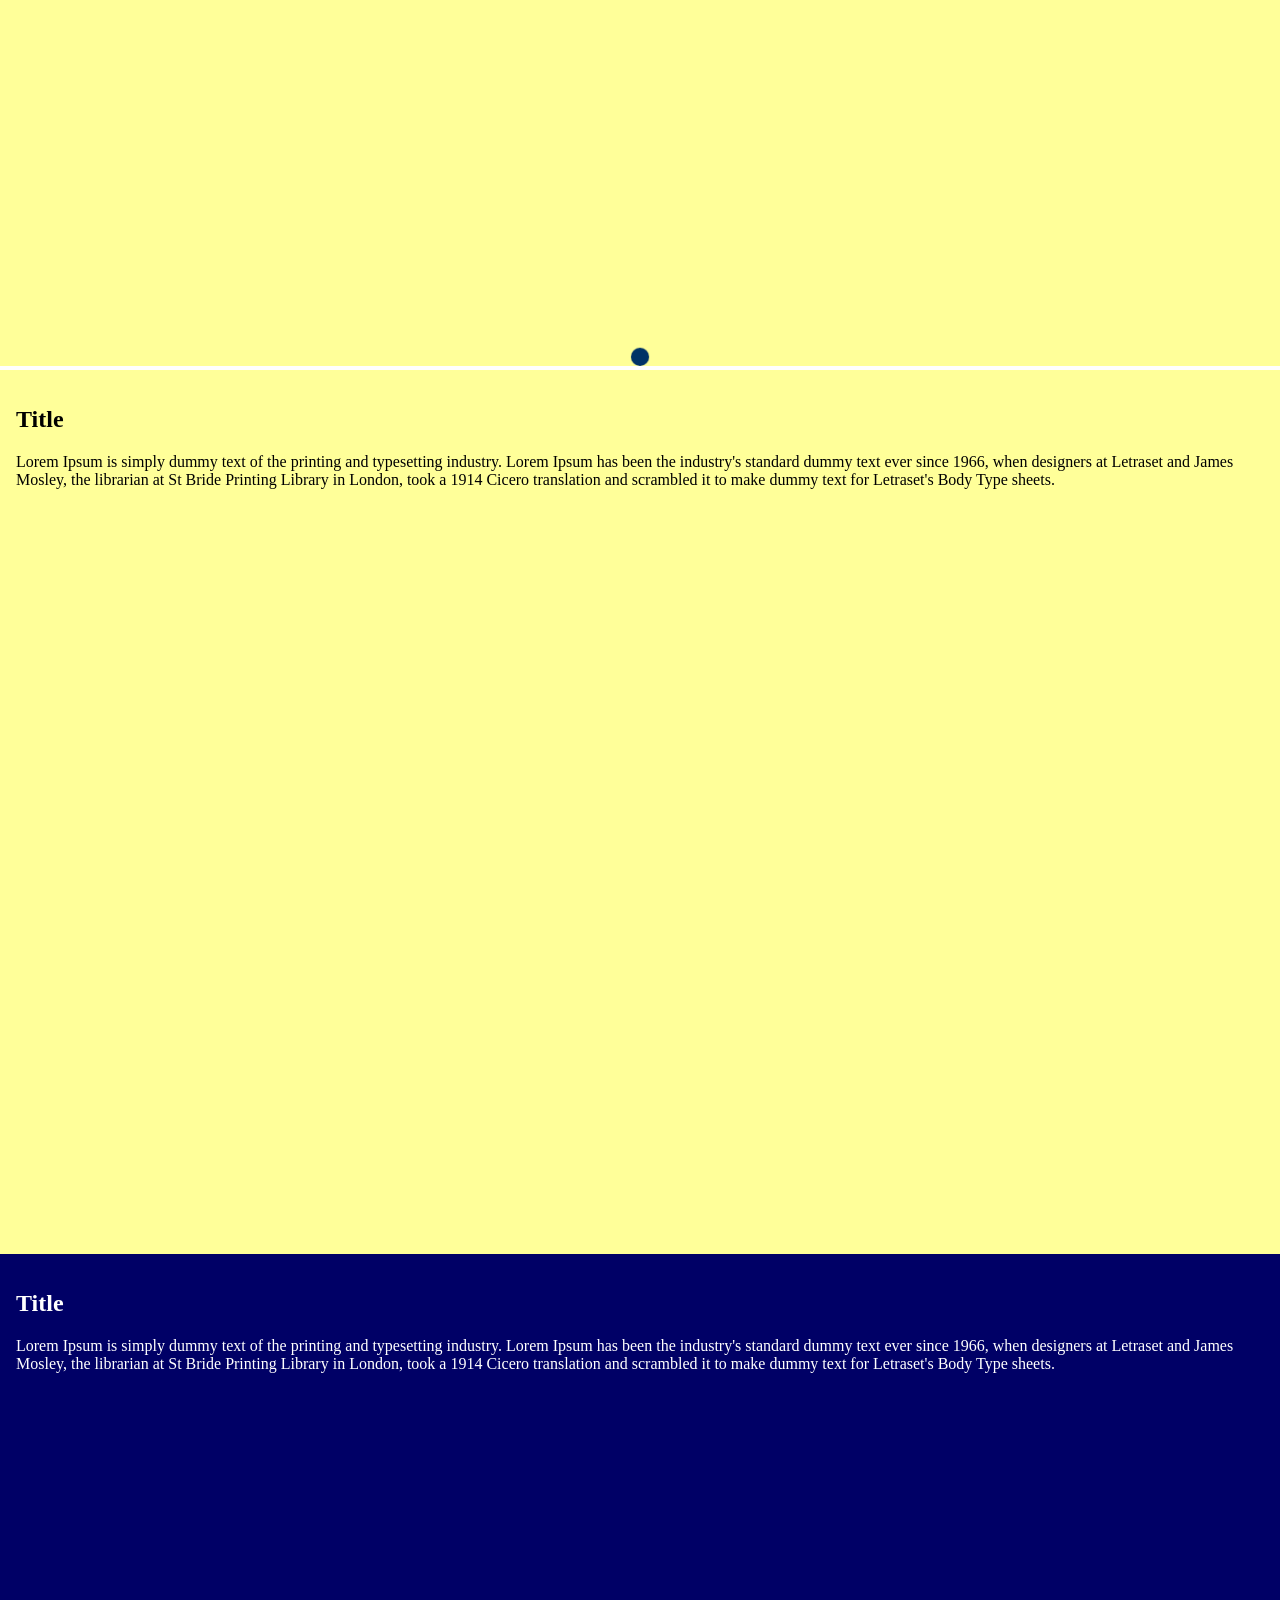
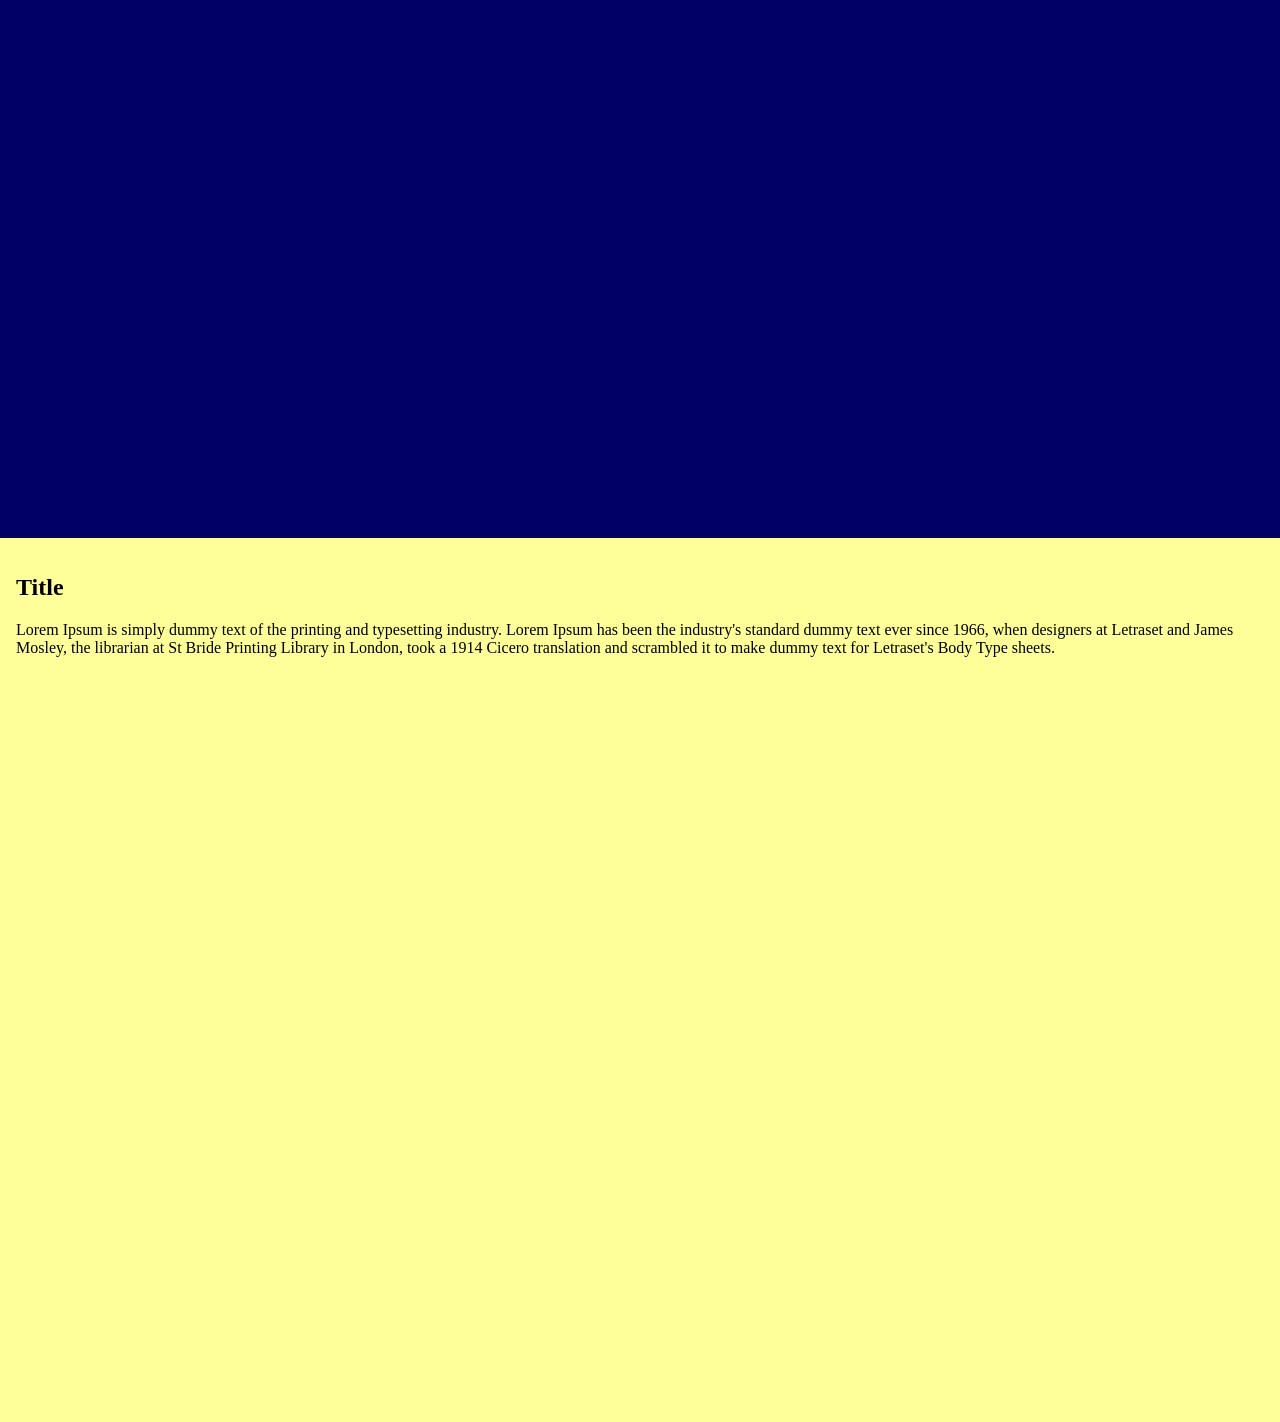
<file: index.html>
<!DOCTYPE html>
<html lang="en">
<head>
    <meta charset="UTF-8">
    <meta name="viewport" content="width=device-width, initial-scale=1.0">

    <link rel="stylesheet" href="css/style.css">
    <title>Bier</title>
</head>
<body>
    <canvas id="draw-area"></canvas>

    <!-- Første delen -->
    <section class="yellow-section">
        <h2>Title</h2>
        <article>
            <p>Lorem Ipsum is simply dummy text of the printing and typesetting industry. Lorem Ipsum has been the industry's standard dummy text ever since 1966, when designers at Letraset and James Mosley, the librarian at St Bride Printing Library in London, took a 1914 Cicero translation and scrambled it to make dummy text for Letraset's Body Type sheets.</p>
        </article>
    </section>
    
    <!-- Andre delen -->
    <section class="blue-section">
        <h2>Title</h2>
        <article>
            <p>Lorem Ipsum is simply dummy text of the printing and typesetting industry. Lorem Ipsum has been the industry's standard dummy text ever since 1966, when designers at Letraset and James Mosley, the librarian at St Bride Printing Library in London, took a 1914 Cicero translation and scrambled it to make dummy text for Letraset's Body Type sheets.</p>
        </article>
    </section>

    <!-- Tredje delen -->
    <section class="yellow-section">
        <h2>Title</h2>
        <article>
            <p>Lorem Ipsum is simply dummy text of the printing and typesetting industry. Lorem Ipsum has been the industry's standard dummy text ever since 1966, when designers at Letraset and James Mosley, the librarian at St Bride Printing Library in London, took a 1914 Cicero translation and scrambled it to make dummy text for Letraset's Body Type sheets.</p>
        </article>
    </section>

    <script src="javaScript/bierAnimasjon.js"></script>

    
</body>
</html>
</file>
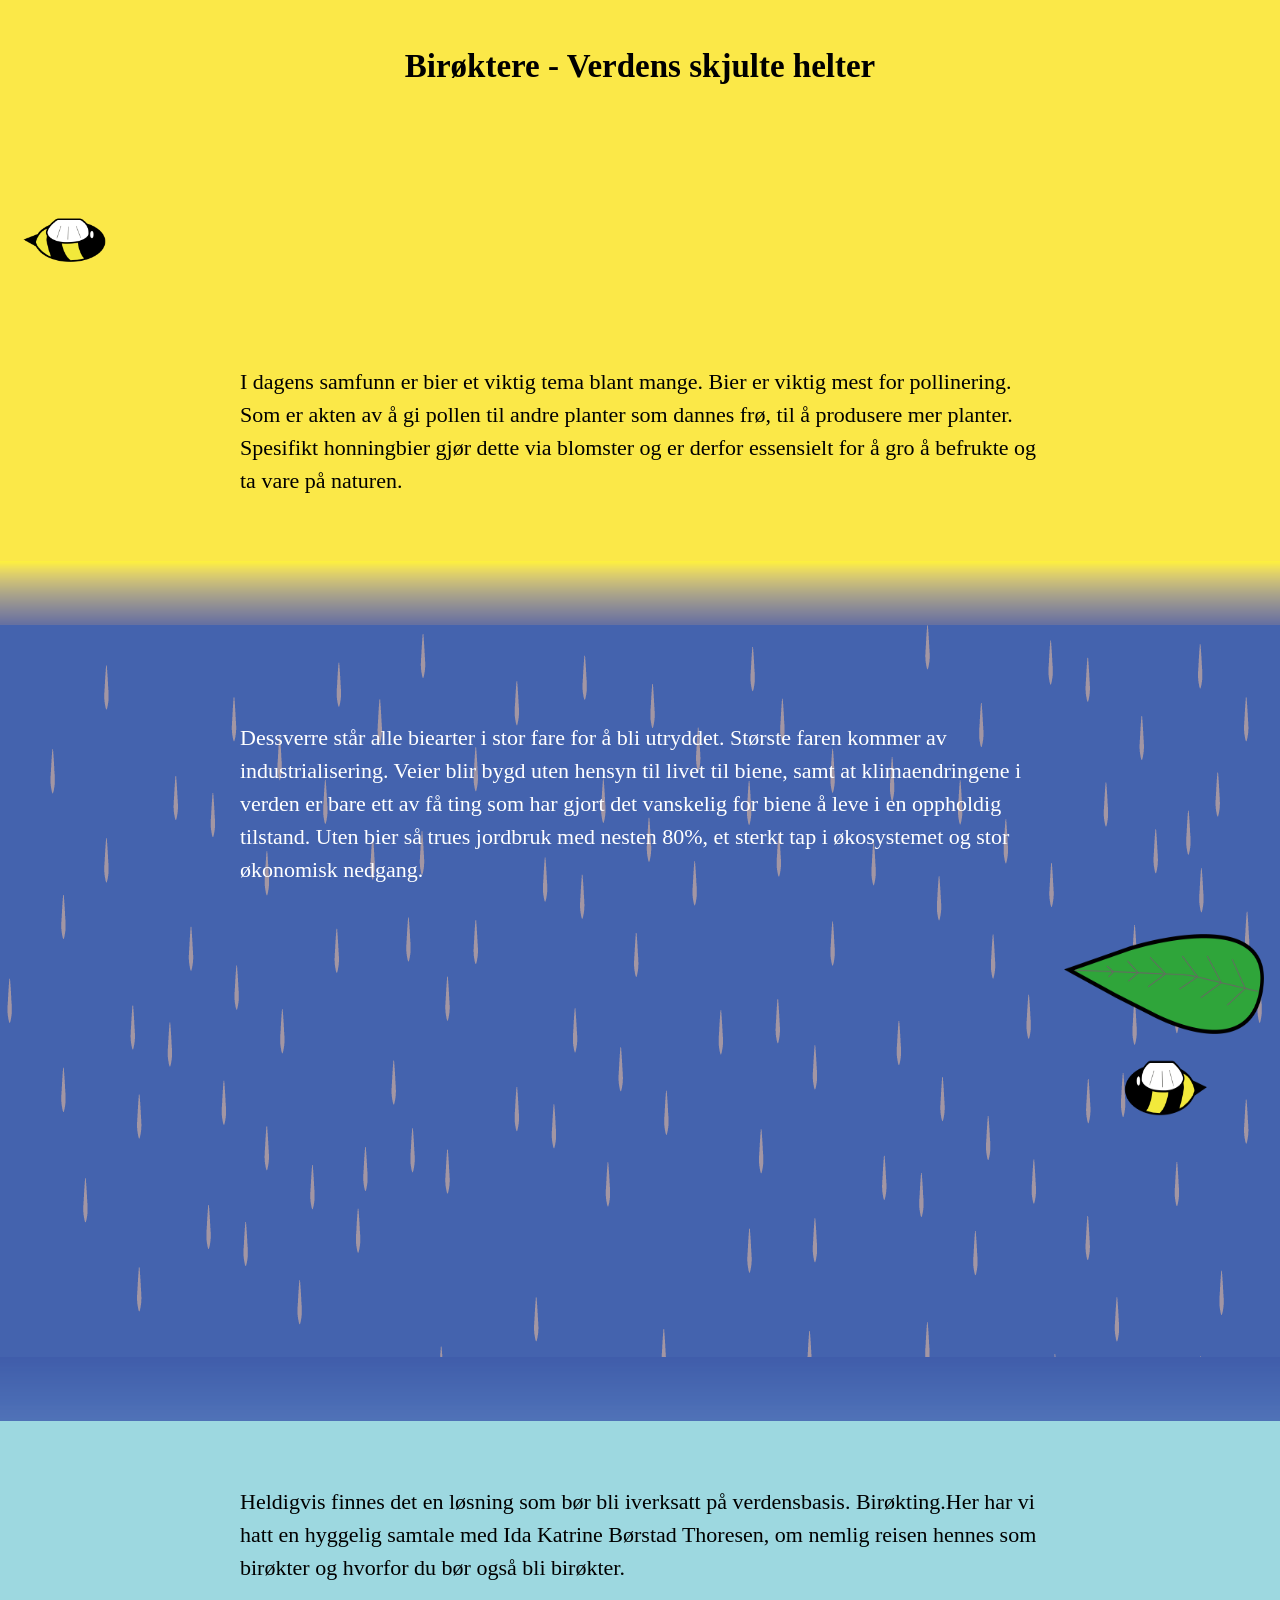
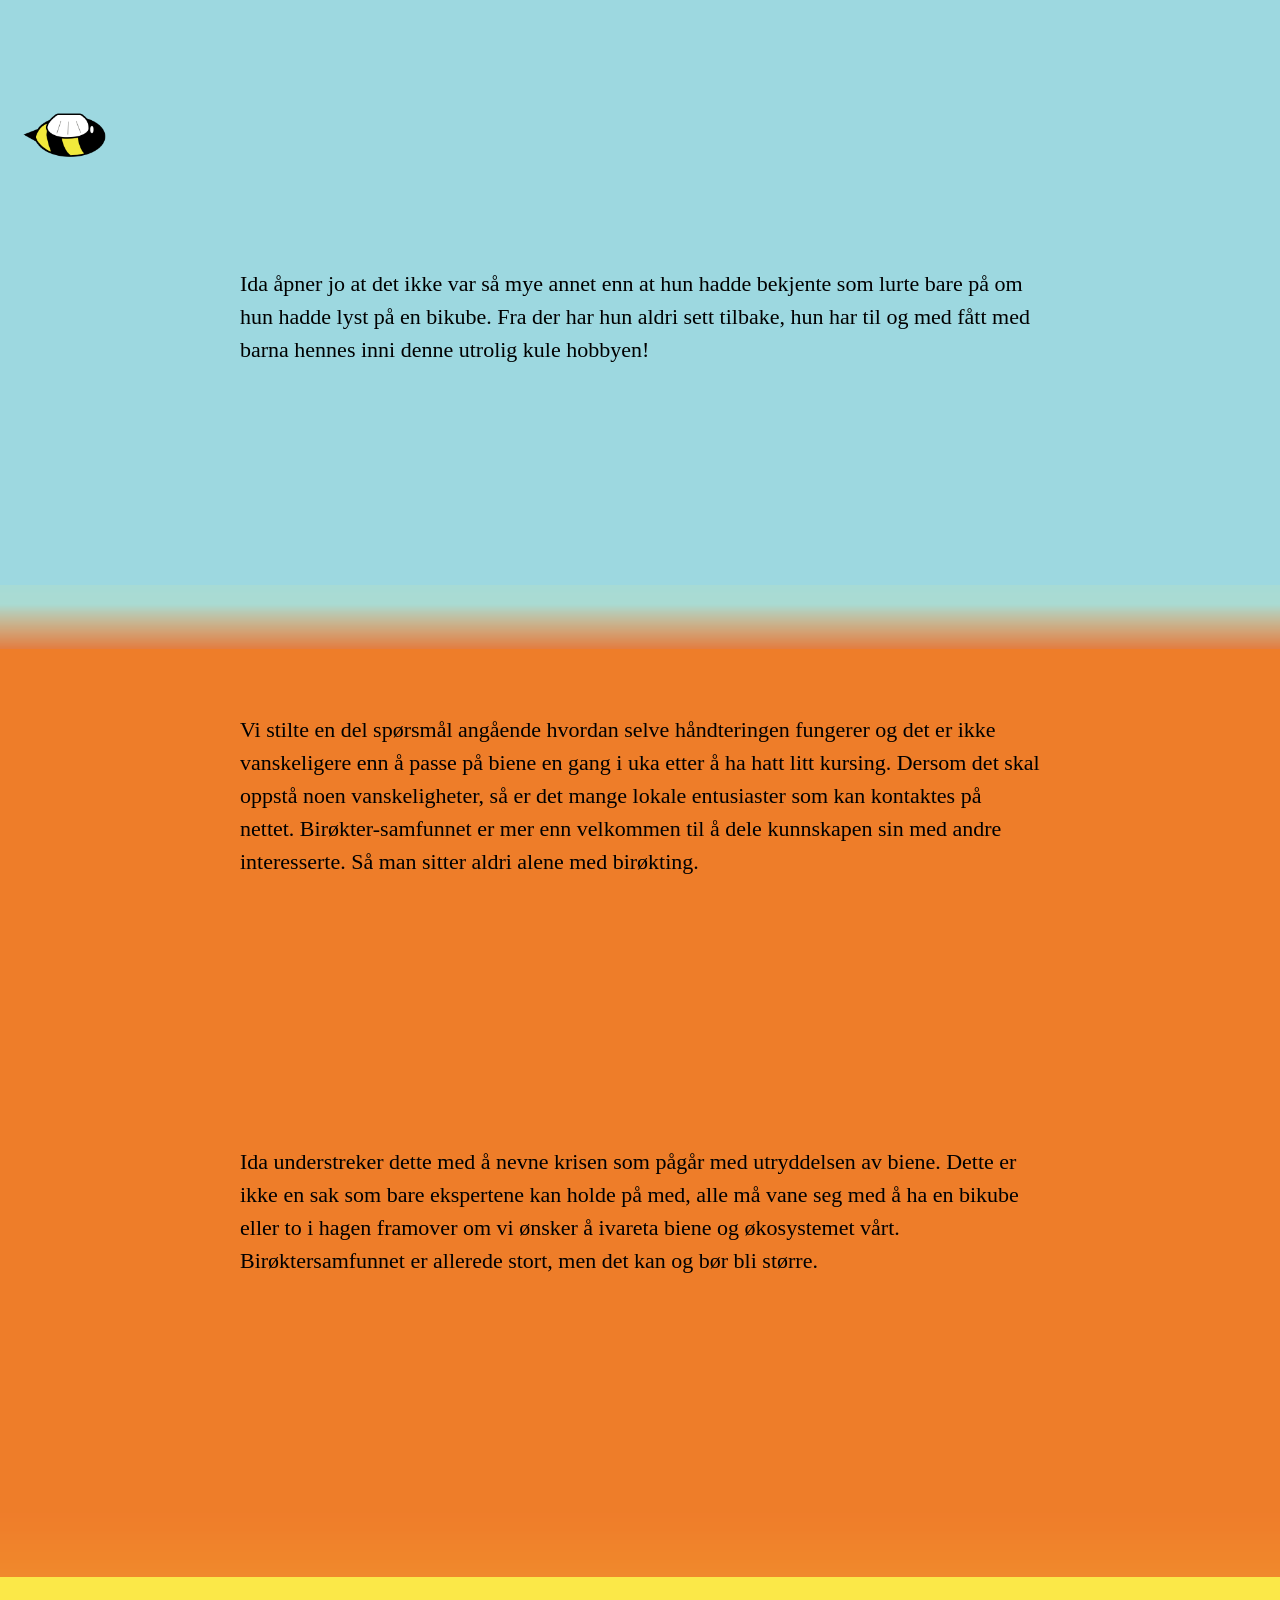
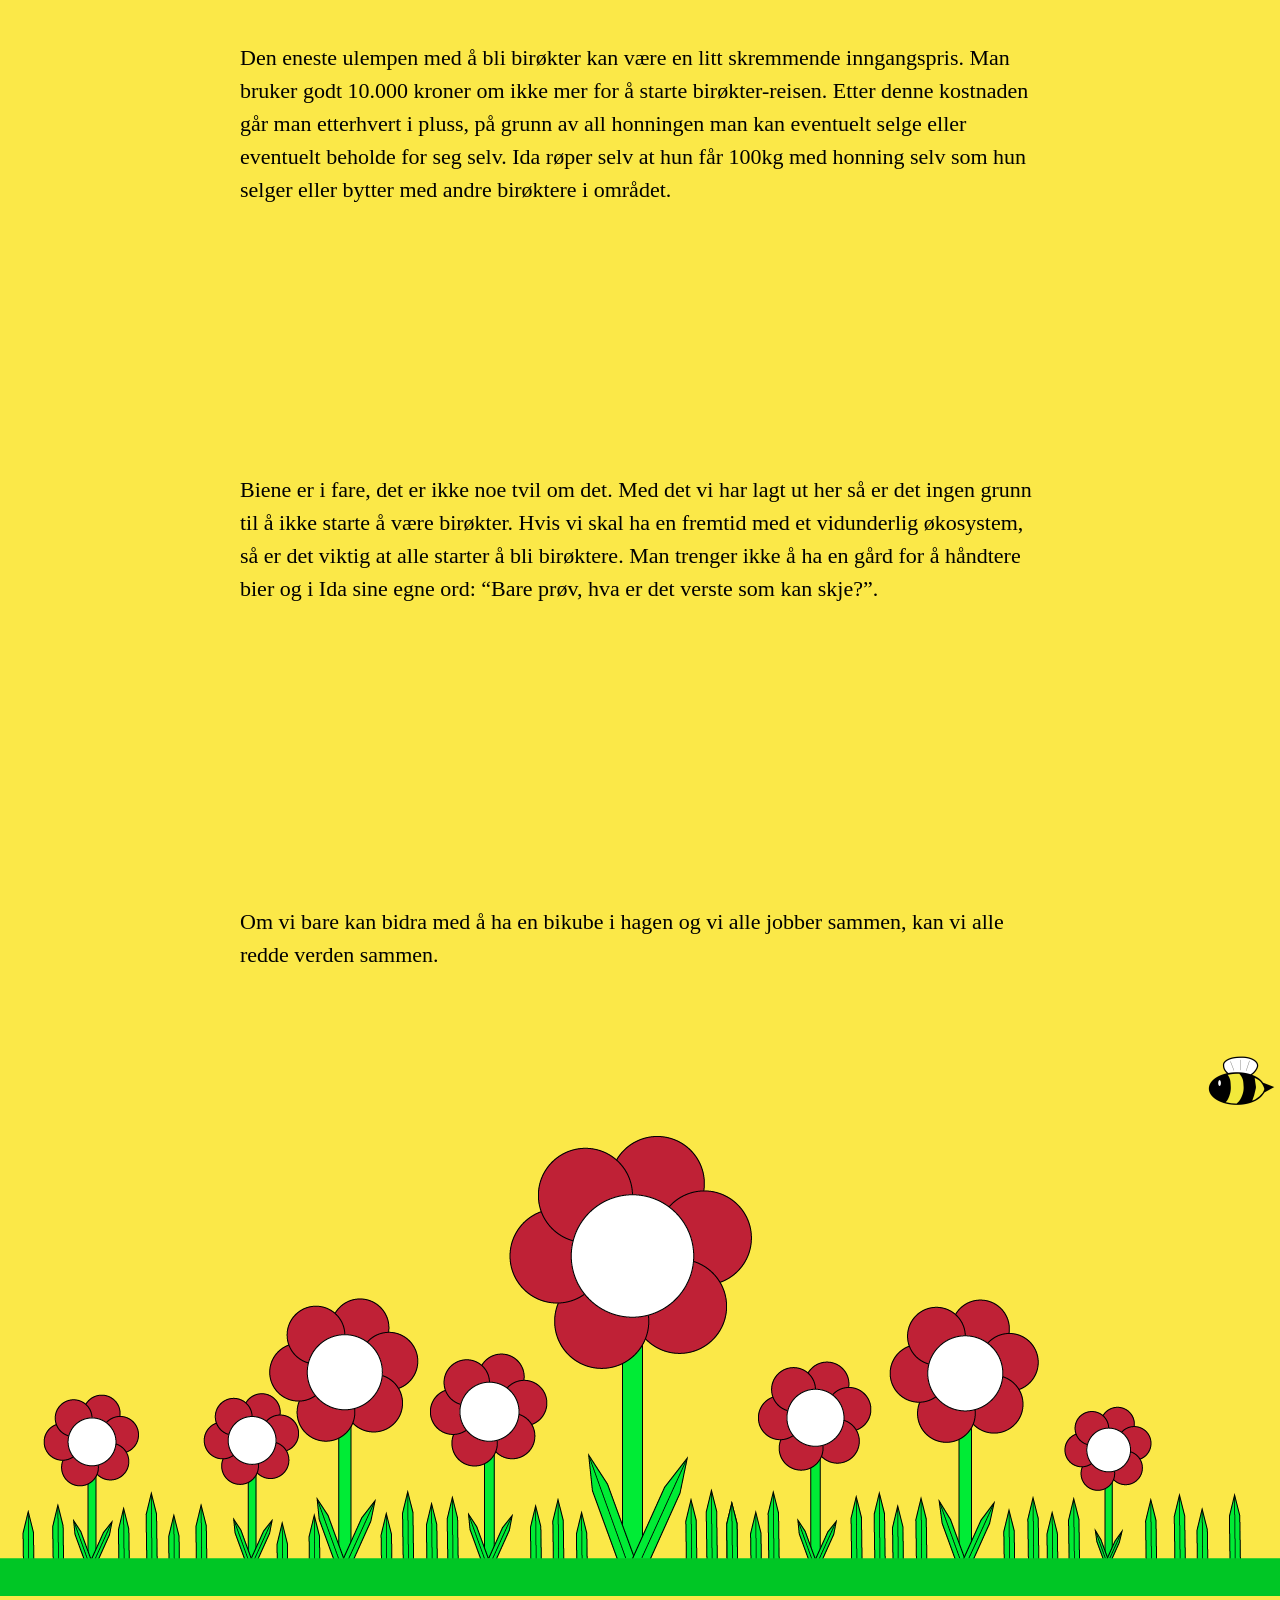
<file: bier/index.html>
<!DOCTYPE html>
<html lang="nb">
<head>
    <meta charset="UTF-8">
    <meta name="viewport" content="width=device-width, initial-scale=1.0">

    <link rel="stylesheet" href="css/style.css">
    <title>Bier</title>
</head>
<body>
    <section id="første">
        <h1>Birøktere - Verdens skjulte helter</h1>
        <div class="bie-animasjon_top_vindu">
            <img
                class="bie-animasjon_top"
                src="./img/img1.png"
                alt="Animasjon av en bie som flyr"
            />
        </div>

        <!-- Første delen -->
        <article>
            <p>I dagens samfunn er bier et viktig tema blant mange. Bier er viktig mest for pollinering. Som er akten av å gi pollen til andre planter som dannes frø, til å produsere mer planter. Spesifikt honningbier gjør dette via blomster og er derfor essensielt for å gro å befrukte og ta vare på naturen.</p>
        </article>
    </section>

    <div id="yellow-blue"></div>

    <!-- Andre delen -->
    <article id="andre">
        <!-- <div class="bie-animasjon_andre_vindu is-paused">
            <img
                class="bie-animasjon_andre"
                src="./img/img3.png"
                alt="Animasjon av en bie som flyr"
            />
        </div> -->

        
        <p>
            Dessverre står alle biearter i stor fare for å bli utryddet. Største faren kommer av industrialisering. Veier blir bygd uten hensyn til livet til biene, samt at klimaendringene i verden er bare ett av få ting som har gjort det vanskelig for biene å leve i en oppholdig tilstand. 
            Uten bier så trues jordbruk med nesten 80%, et sterkt tap i økosystemet og stor økonomisk nedgang.
        </p>

        <div id="bie-og-bland">
            <div id="bie-gjemmer-seg-bland">
                <img
                    id="bland"
                    src="./img/blad.png"
                    alt="Blad hvor bie kan gjemme seg."
                />
                <img
                    id="bie-gjemmer-seg"
                    src="./img/img4.png"
                    alt="Bie gjemmer seg under et blad for å unngå regnet."
                />
            </div>
        </div>
    </article>

    <div id="dark-light-blue"></div>


    <!-- Tredje delen -->
    <article class="tredje">
        <p>
            Heldigvis finnes det en løsning som bør bli iverksatt på verdensbasis. Birøkting.Her har vi hatt en hyggelig samtale med Ida Katrine Børstad Thoresen, om nemlig reisen hennes som birøkter og hvorfor du bør også bli birøkter.
        </p>

        <div class="bie-animasjon_andre_vindu">
            <img
                class="bie-animasjon_andre"
                src="./img/img1.png"
                alt="Animasjon av en bie som flyr"
            />
        </div>
        
    </article>




    <!-- Fjerde delen -->
    <article class="tredje" id="fjerde-avsnitt">
        <p>
            Ida åpner jo at det ikke var så mye annet enn at hun hadde bekjente som lurte bare på om hun hadde lyst på en bikube. Fra der har hun aldri sett tilbake, hun har til og med fått med barna hennes inni denne utrolig kule hobbyen! 
        </p>
    </article>



    <div id="light-blue-orange"></div>

    <!-- Femte delen -->
    <article class="fjerde">
        <p>
            Vi stilte en del spørsmål angående hvordan selve håndteringen fungerer og det er ikke vanskeligere enn å passe på biene en gang i uka etter å ha hatt litt kursing. Dersom det skal oppstå noen vanskeligheter, så er det mange lokale entusiaster som kan kontaktes på nettet. Birøkter-samfunnet er mer enn velkommen til å dele kunnskapen sin med andre interesserte. Så man sitter aldri alene med birøkting.
        </p>
    </article>

    <article class="fjerde">
        <p>
            Ida understreker dette med å nevne krisen som pågår med utryddelsen av biene. Dette er ikke en sak som bare ekspertene kan holde på med, alle må vane seg med å ha en bikube eller to i hagen framover om vi ønsker å ivareta biene og økosystemet vårt. Birøktersamfunnet er allerede stort, men det kan og bør bli større.
        </p>
    </article>
    


    <div id="orange-yellow"></div>

    <article class="femte">
        <p>
            Den eneste ulempen med å bli birøkter kan være en litt skremmende inngangspris. Man bruker godt 10.000 kroner om ikke mer for å starte birøkter-reisen. Etter denne kostnaden går man etterhvert i pluss, på grunn av all honningen man kan eventuelt selge eller eventuelt beholde for seg selv. 
            Ida røper selv at hun får 100kg med honning selv som hun selger eller bytter med andre birøktere i området.
        </p>
    </article>
    
    <article class="femte">
        <p>
            Biene er i fare, det er ikke noe tvil om det. Med det vi har lagt ut her så er det ingen grunn til å ikke starte å være birøkter. Hvis vi skal ha en fremtid med et vidunderlig økosystem, så er det viktig at alle starter å bli birøktere. Man trenger ikke å ha en gård for å håndtere bier og i Ida sine egne ord: “Bare prøv, hva er det verste som kan skje?”. 
        </p>
    </article>

    
    <article id="sjette">
        <p>
            Om vi bare kan bidra med å ha en bikube i hagen og vi alle jobber sammen, kan vi alle redde verden sammen. 
        </p>
    </article>
    
    
    <section id="blomster-for-bie">
        <div class="bie-animasjon_siste_vindu">
            <img
                class="bie-animasjon_siste"
                src="./img/img3.png"
                alt="Animasjon av en bie som flyr"
            />
        </div>
        <img id="blomster" src="./img/blomster.png" alt="Bilde av blomster">

    </section>

    
    <script src="javaScript/bierAnimasjon.js"></script>
    
</body>
</html>
</file>
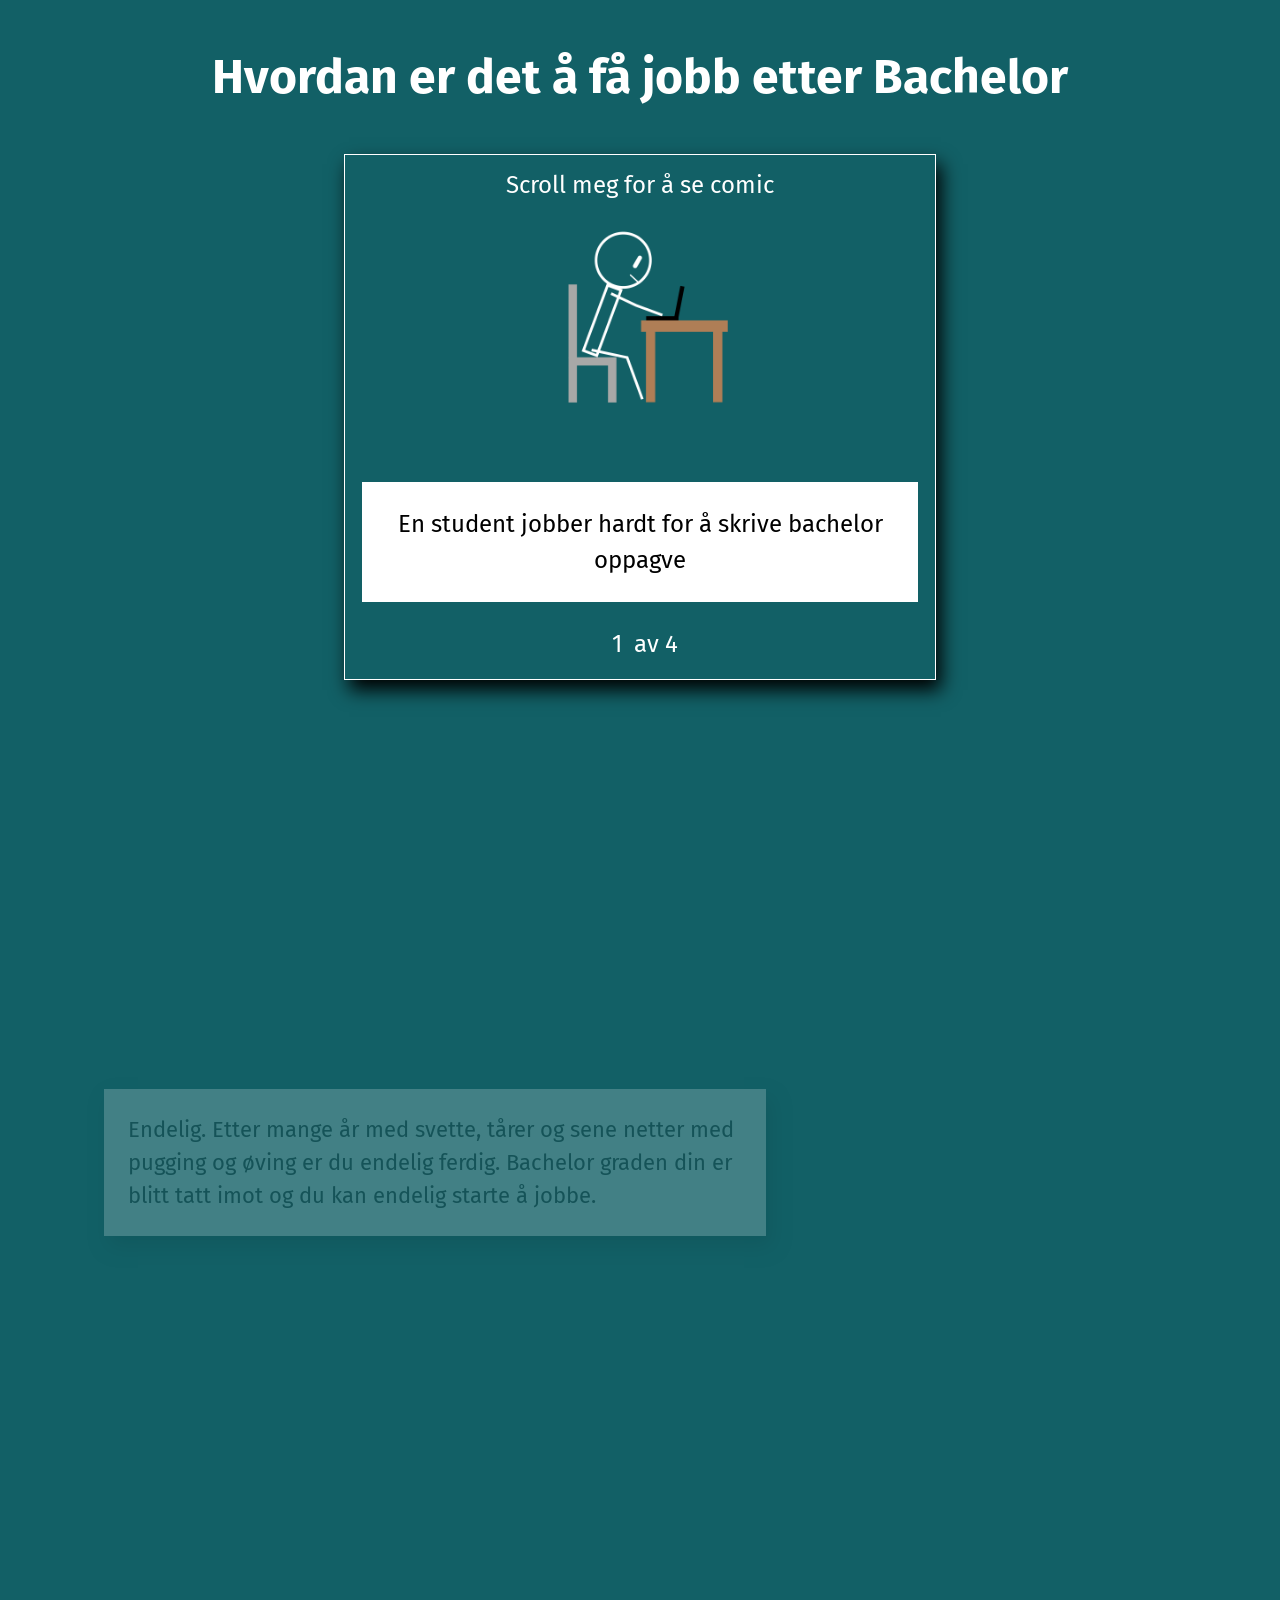
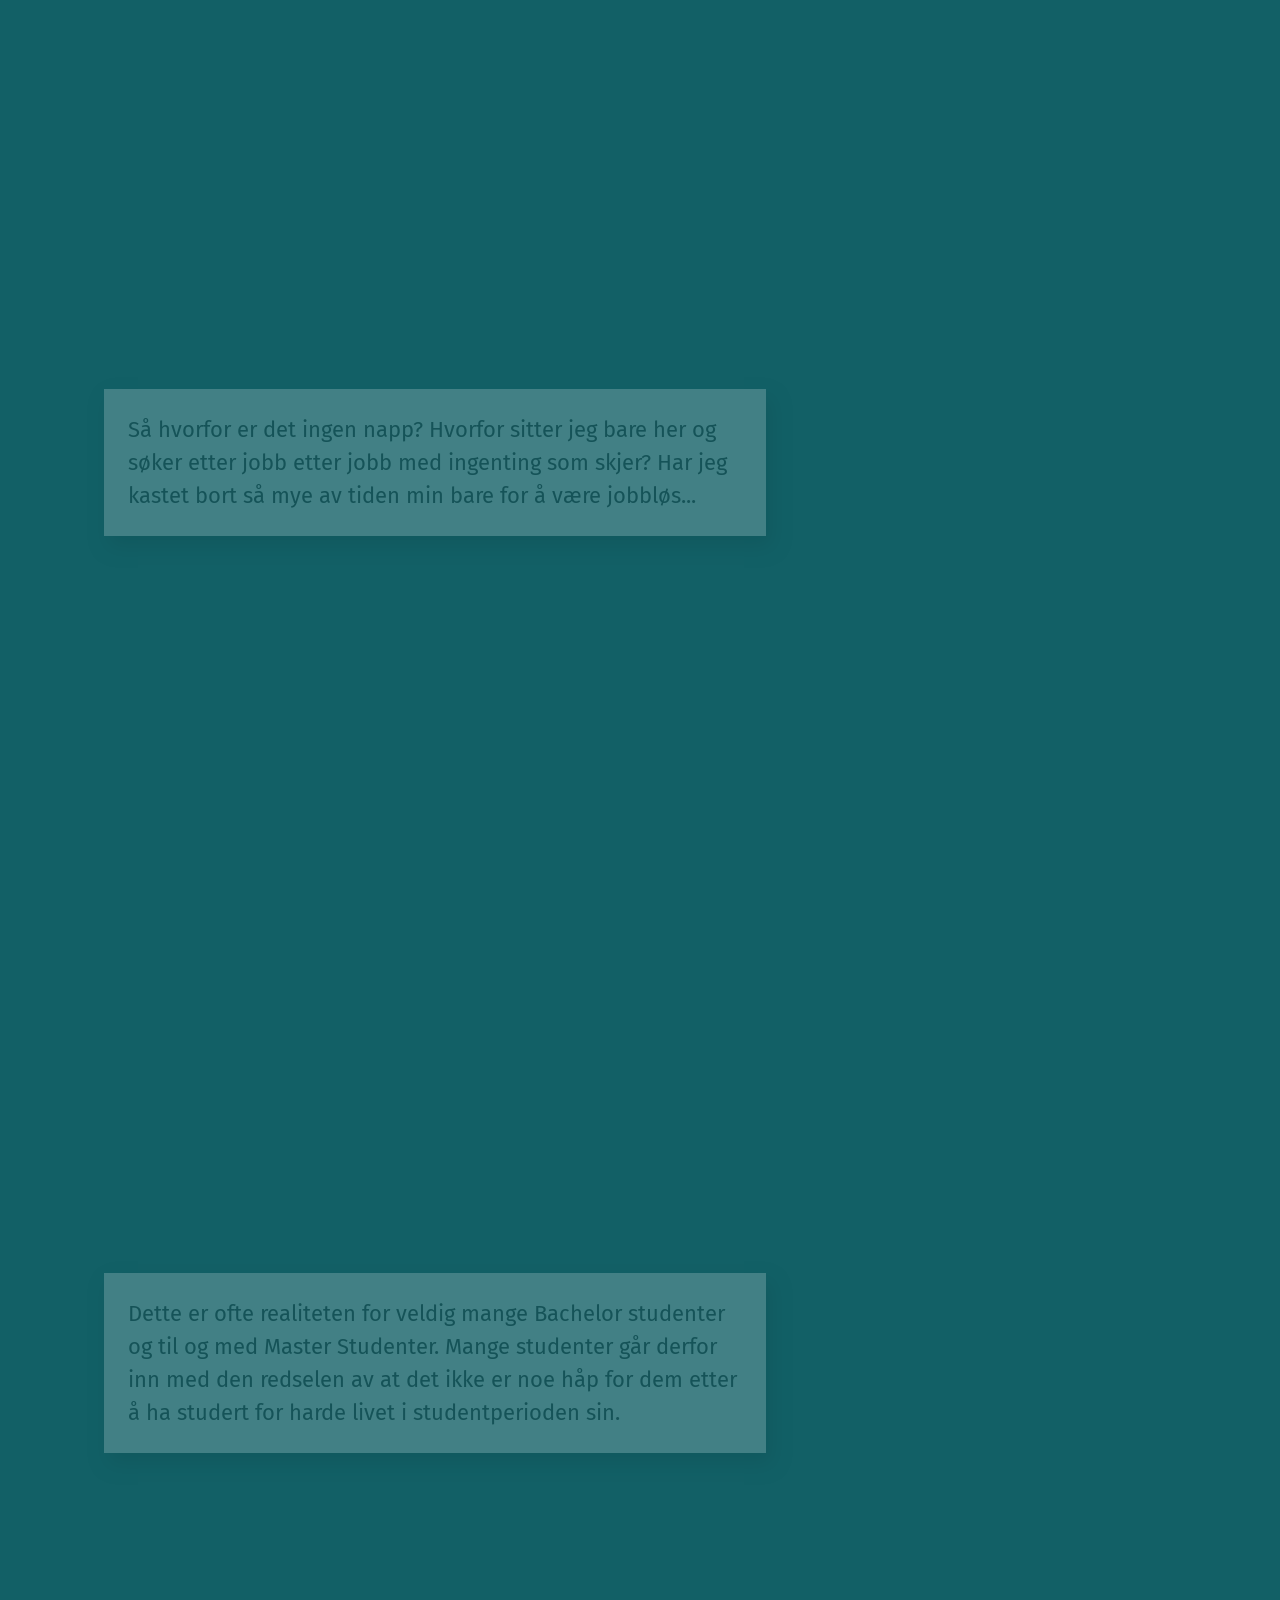
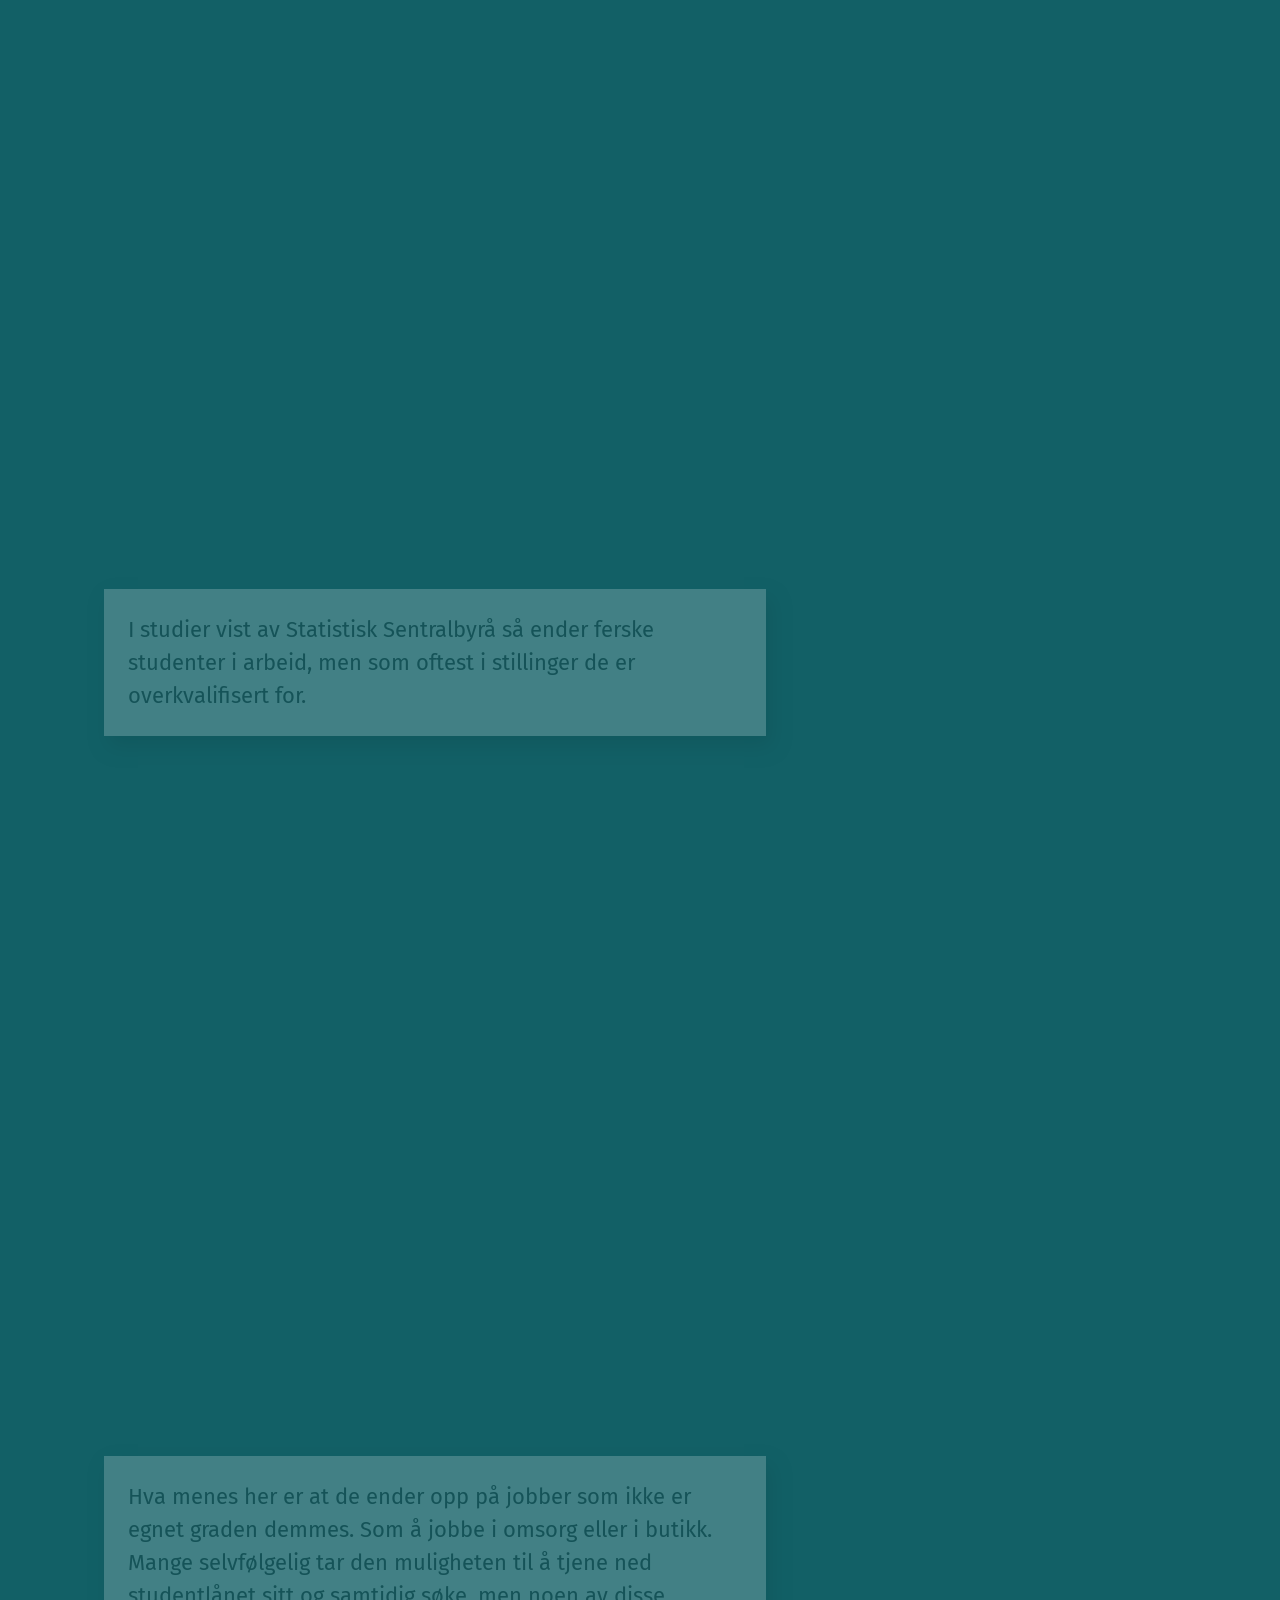
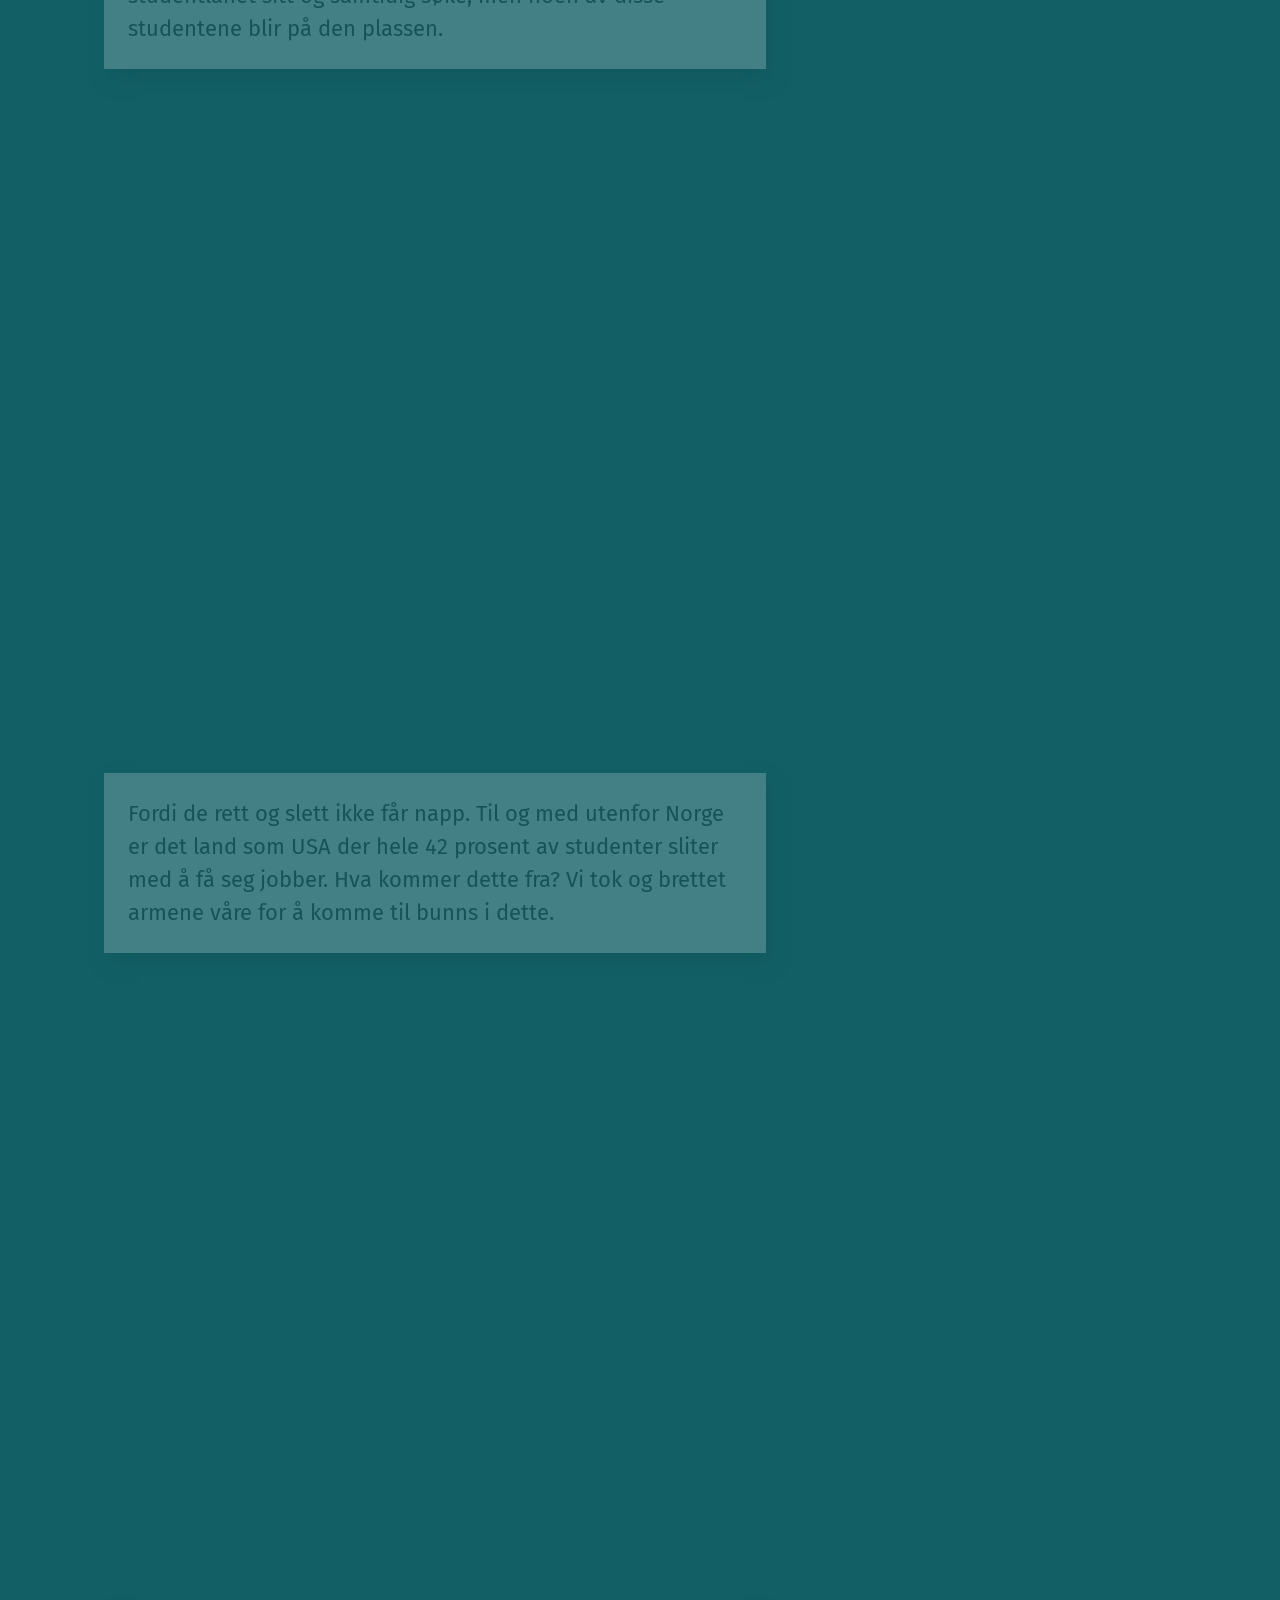
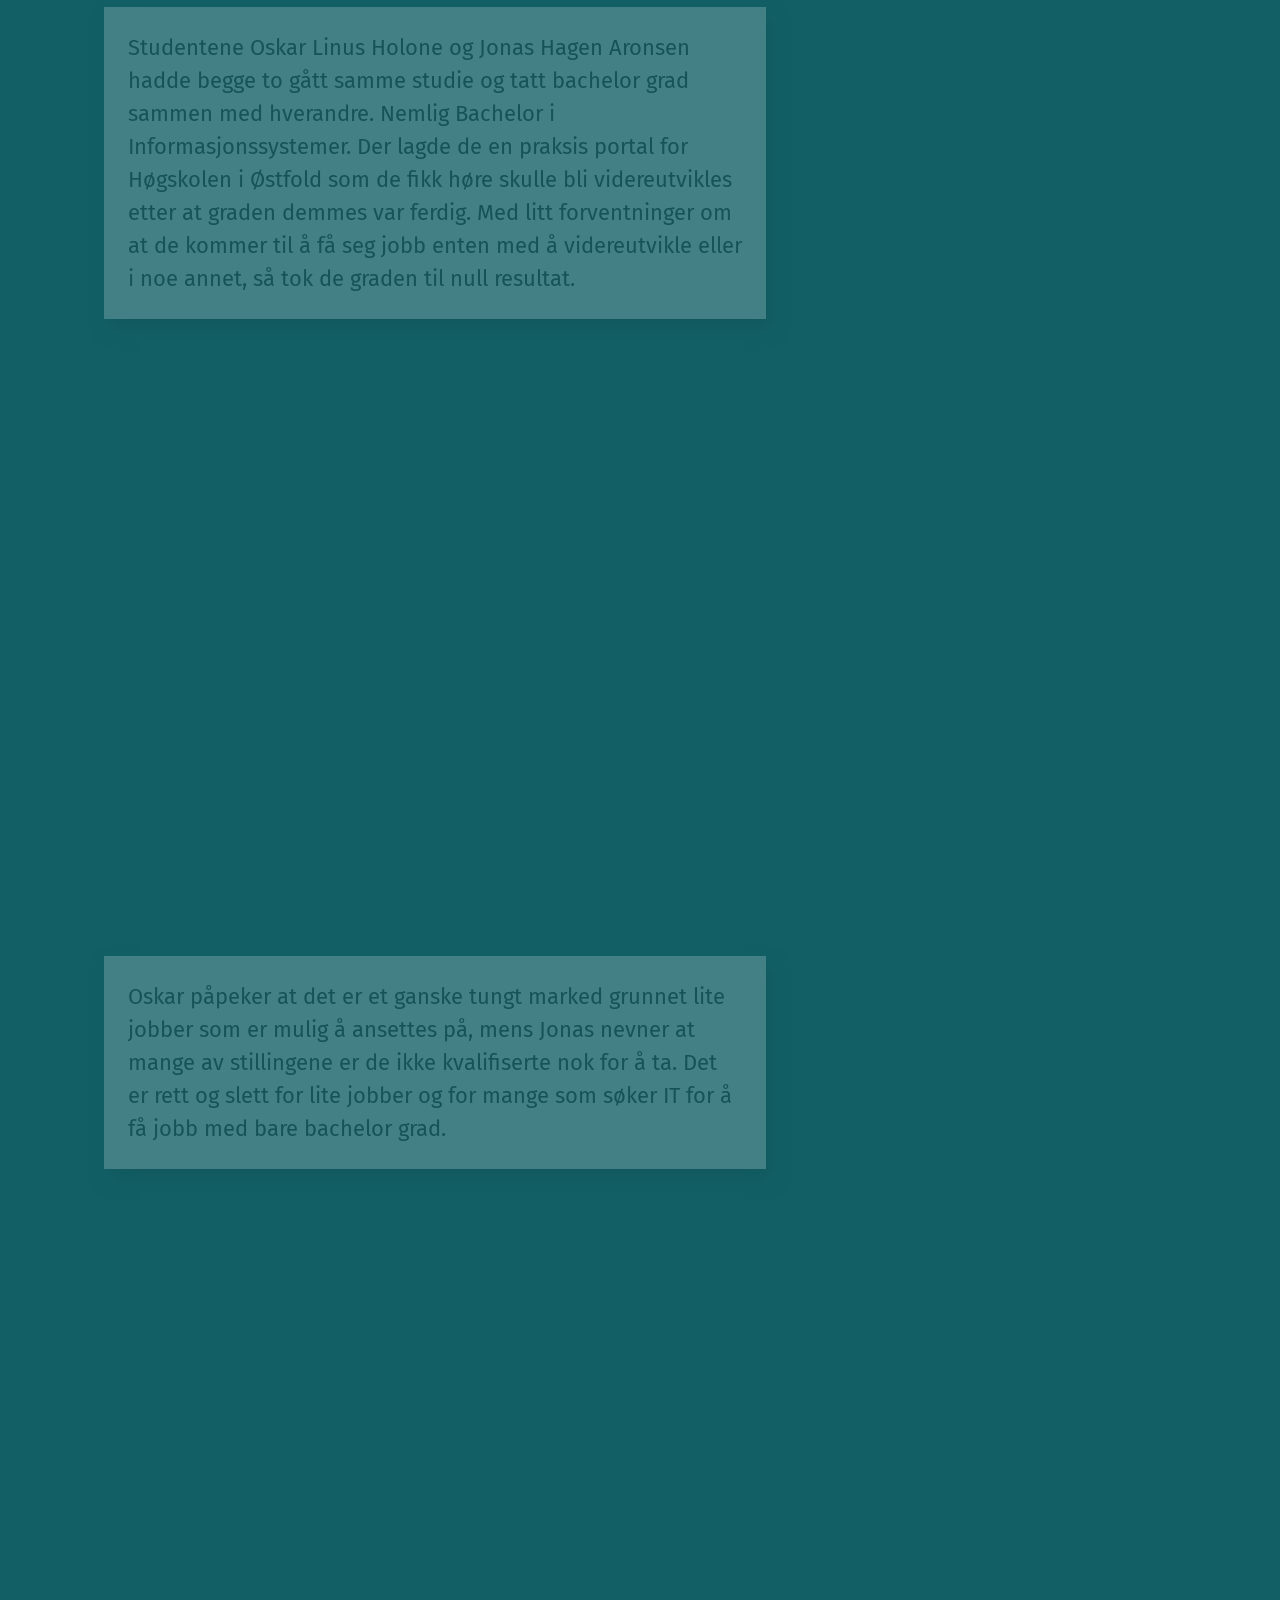
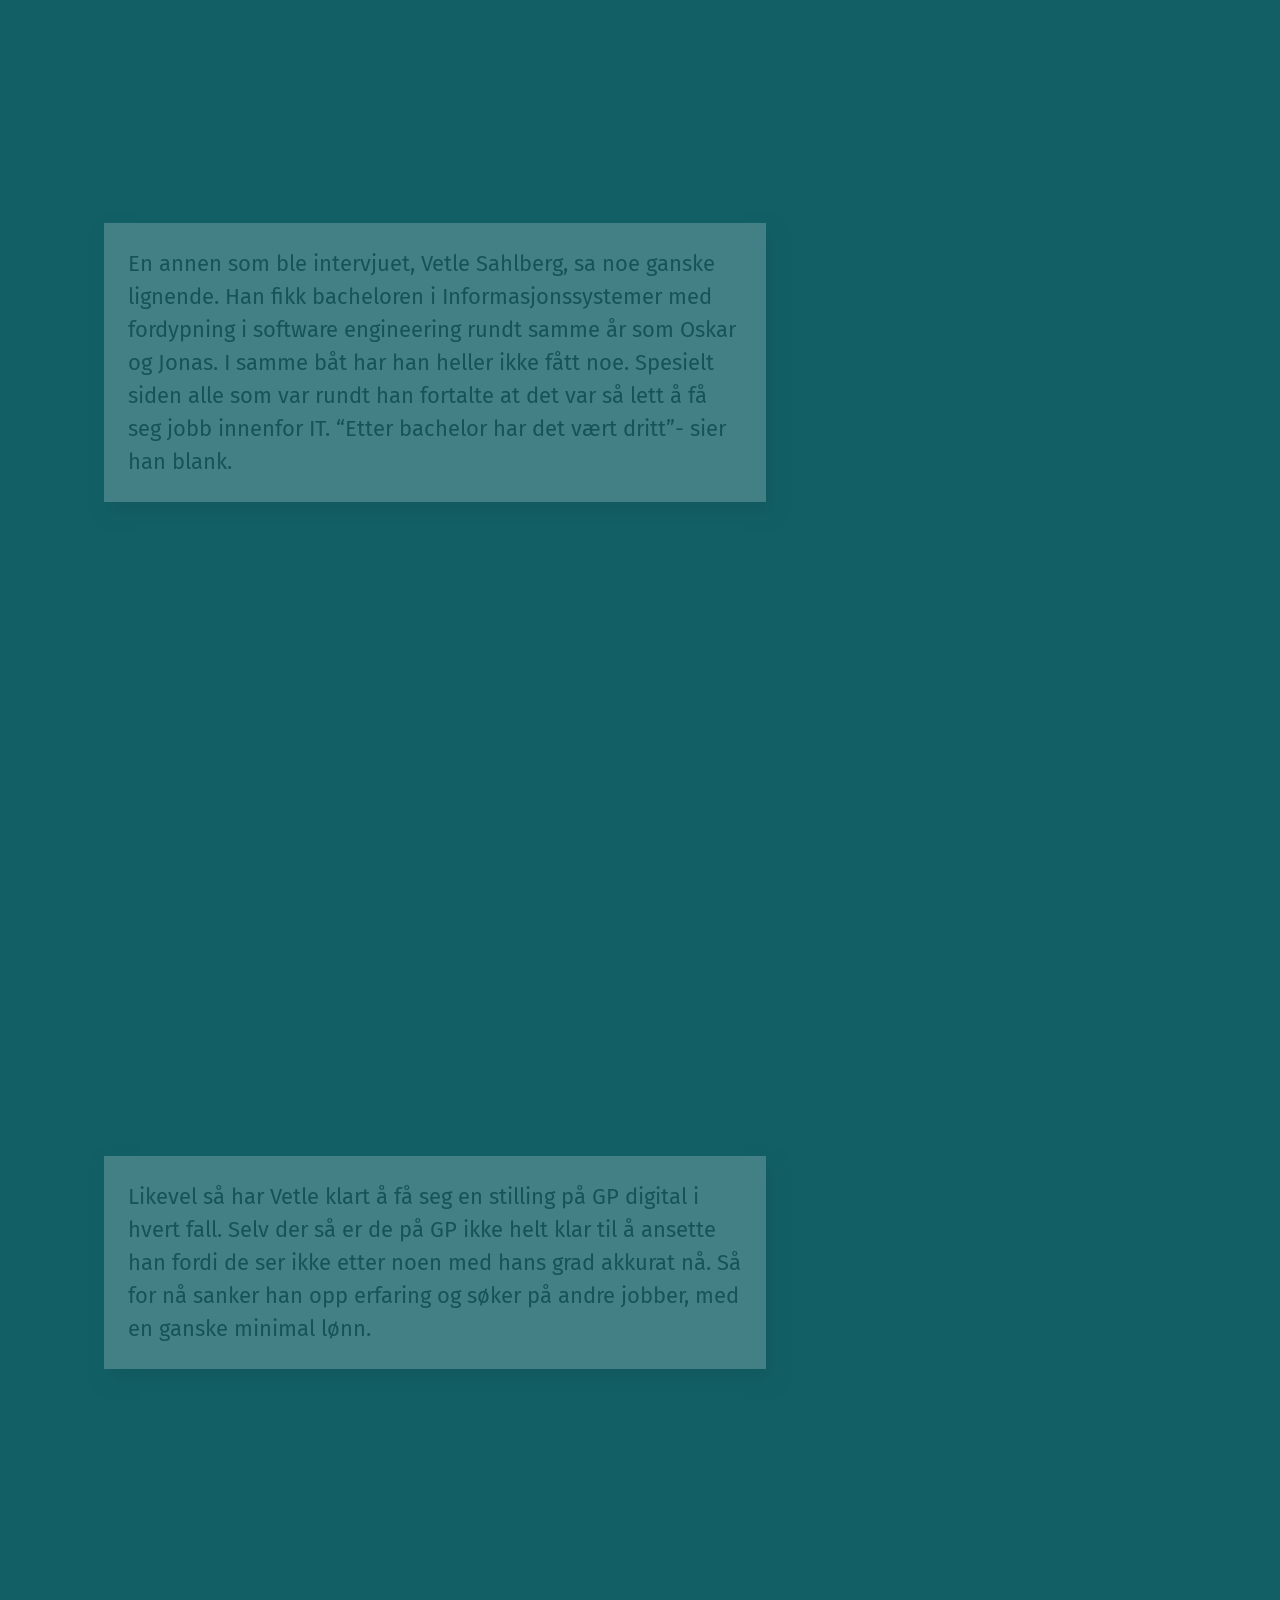
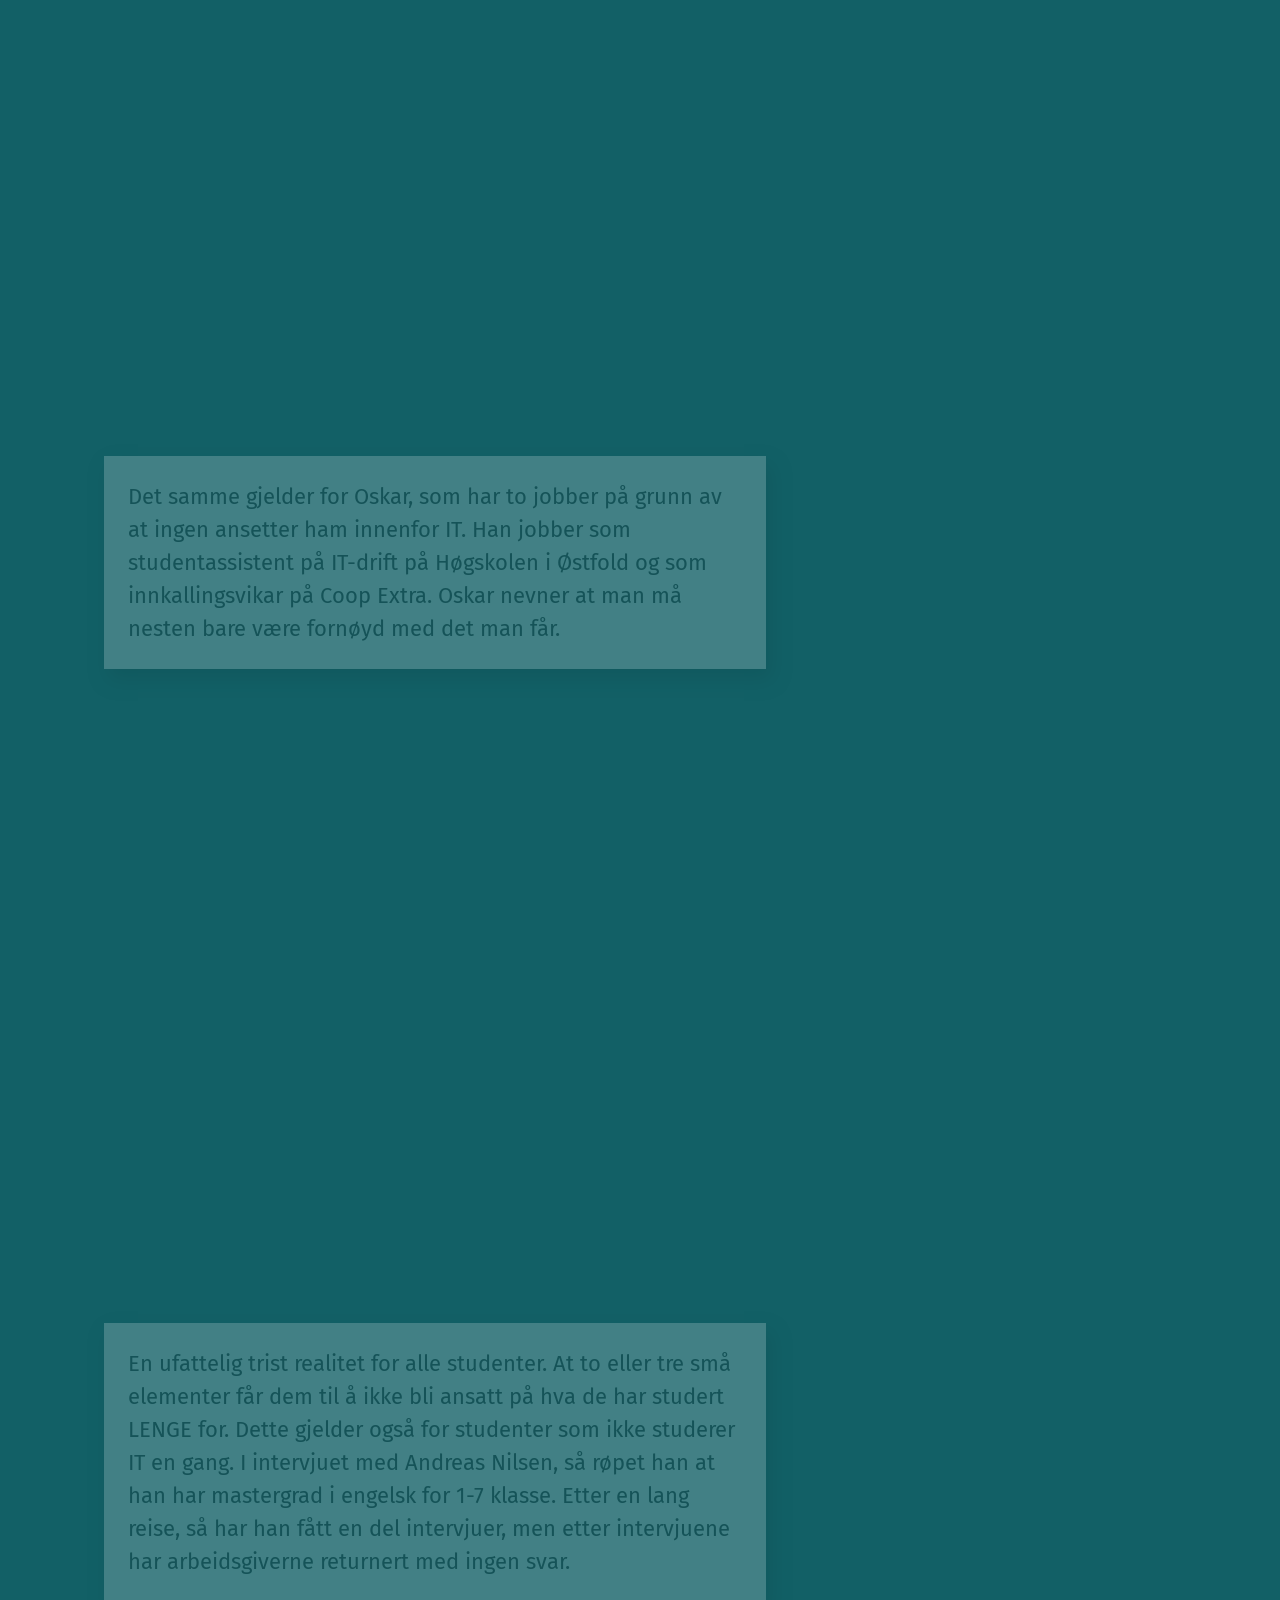
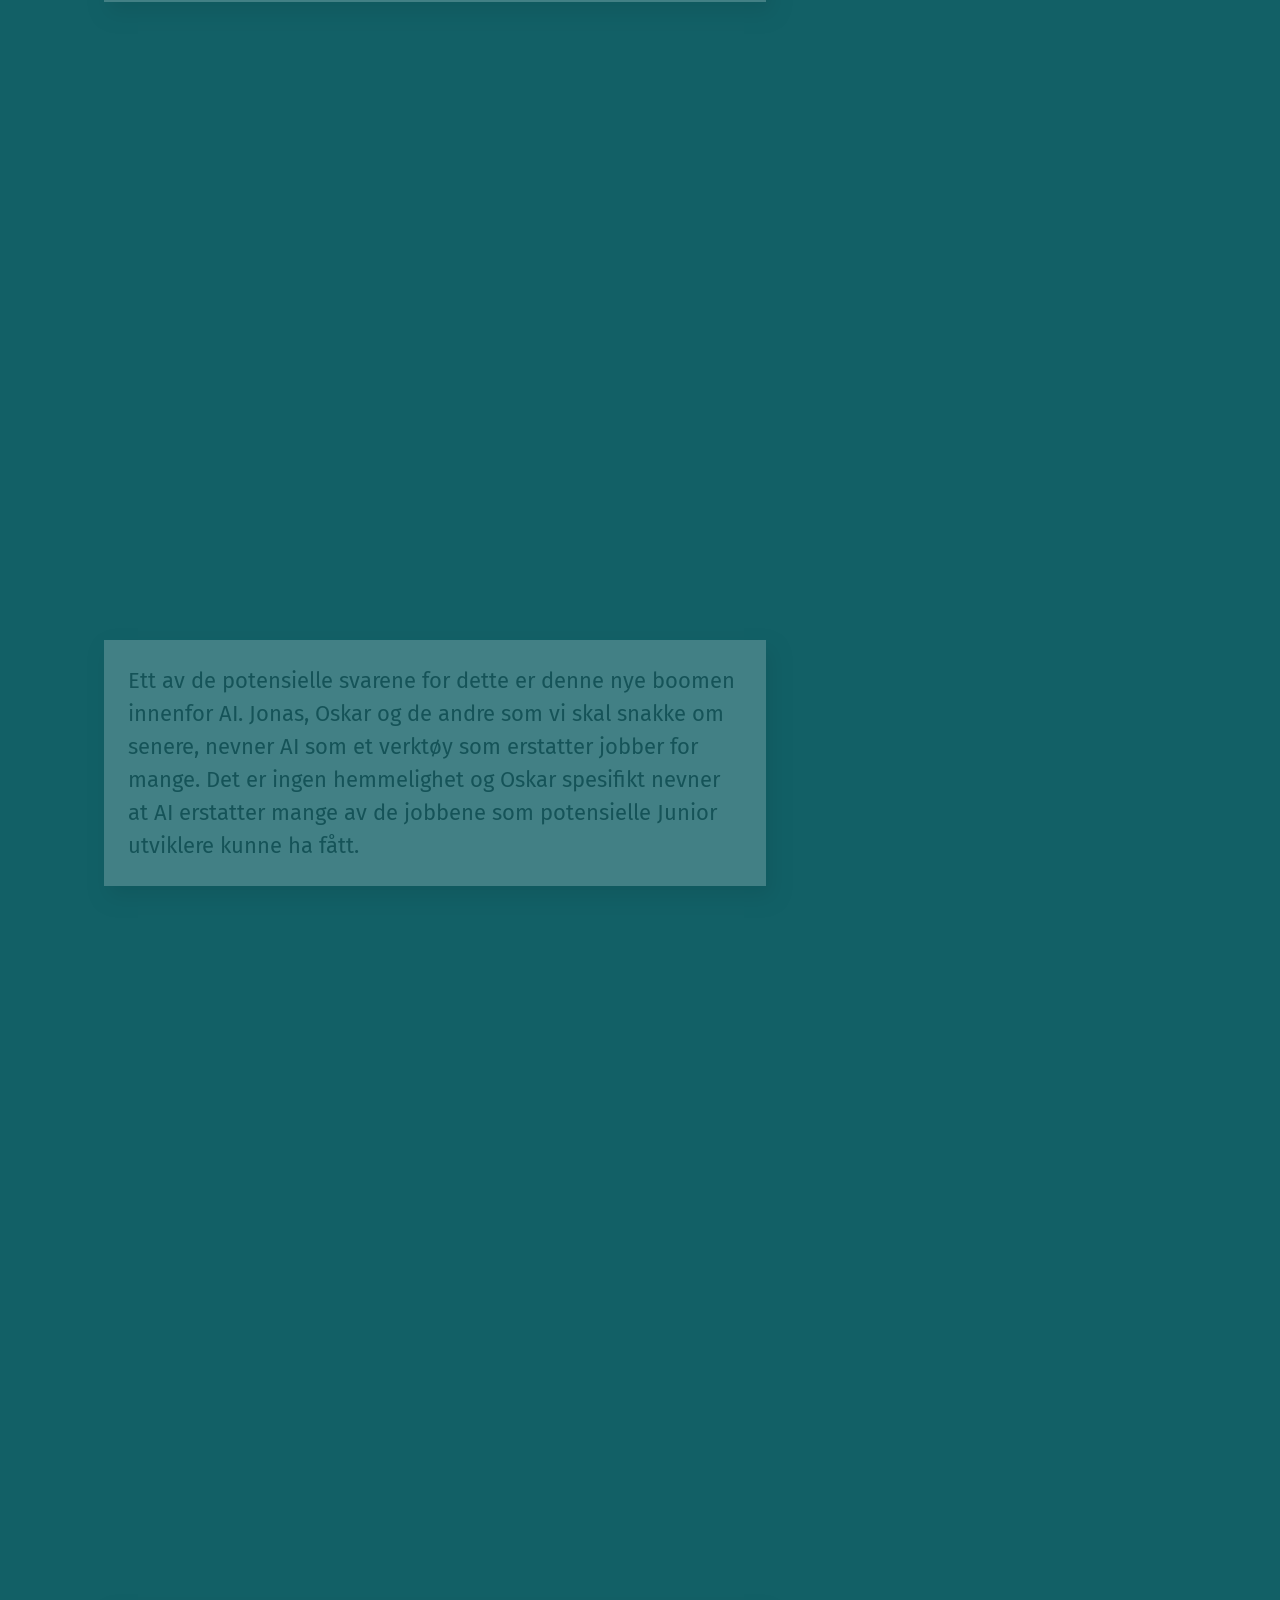
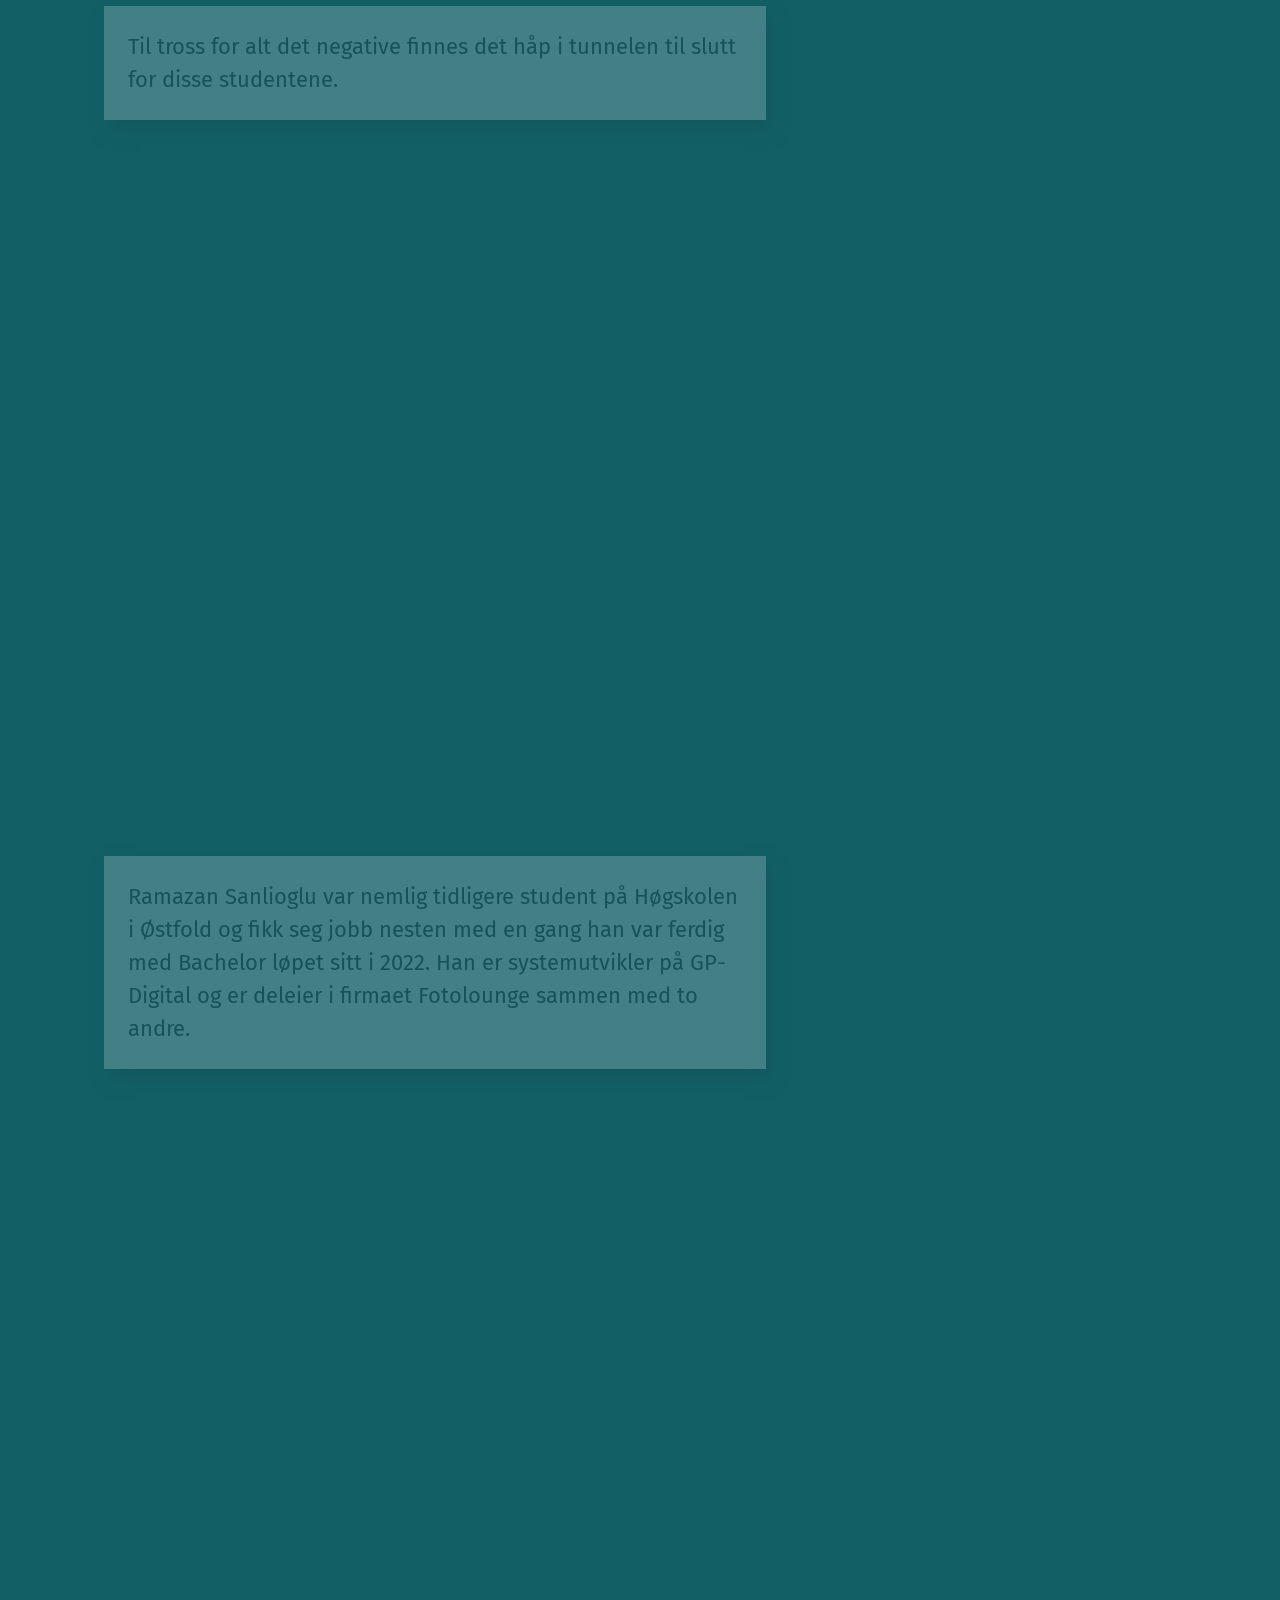
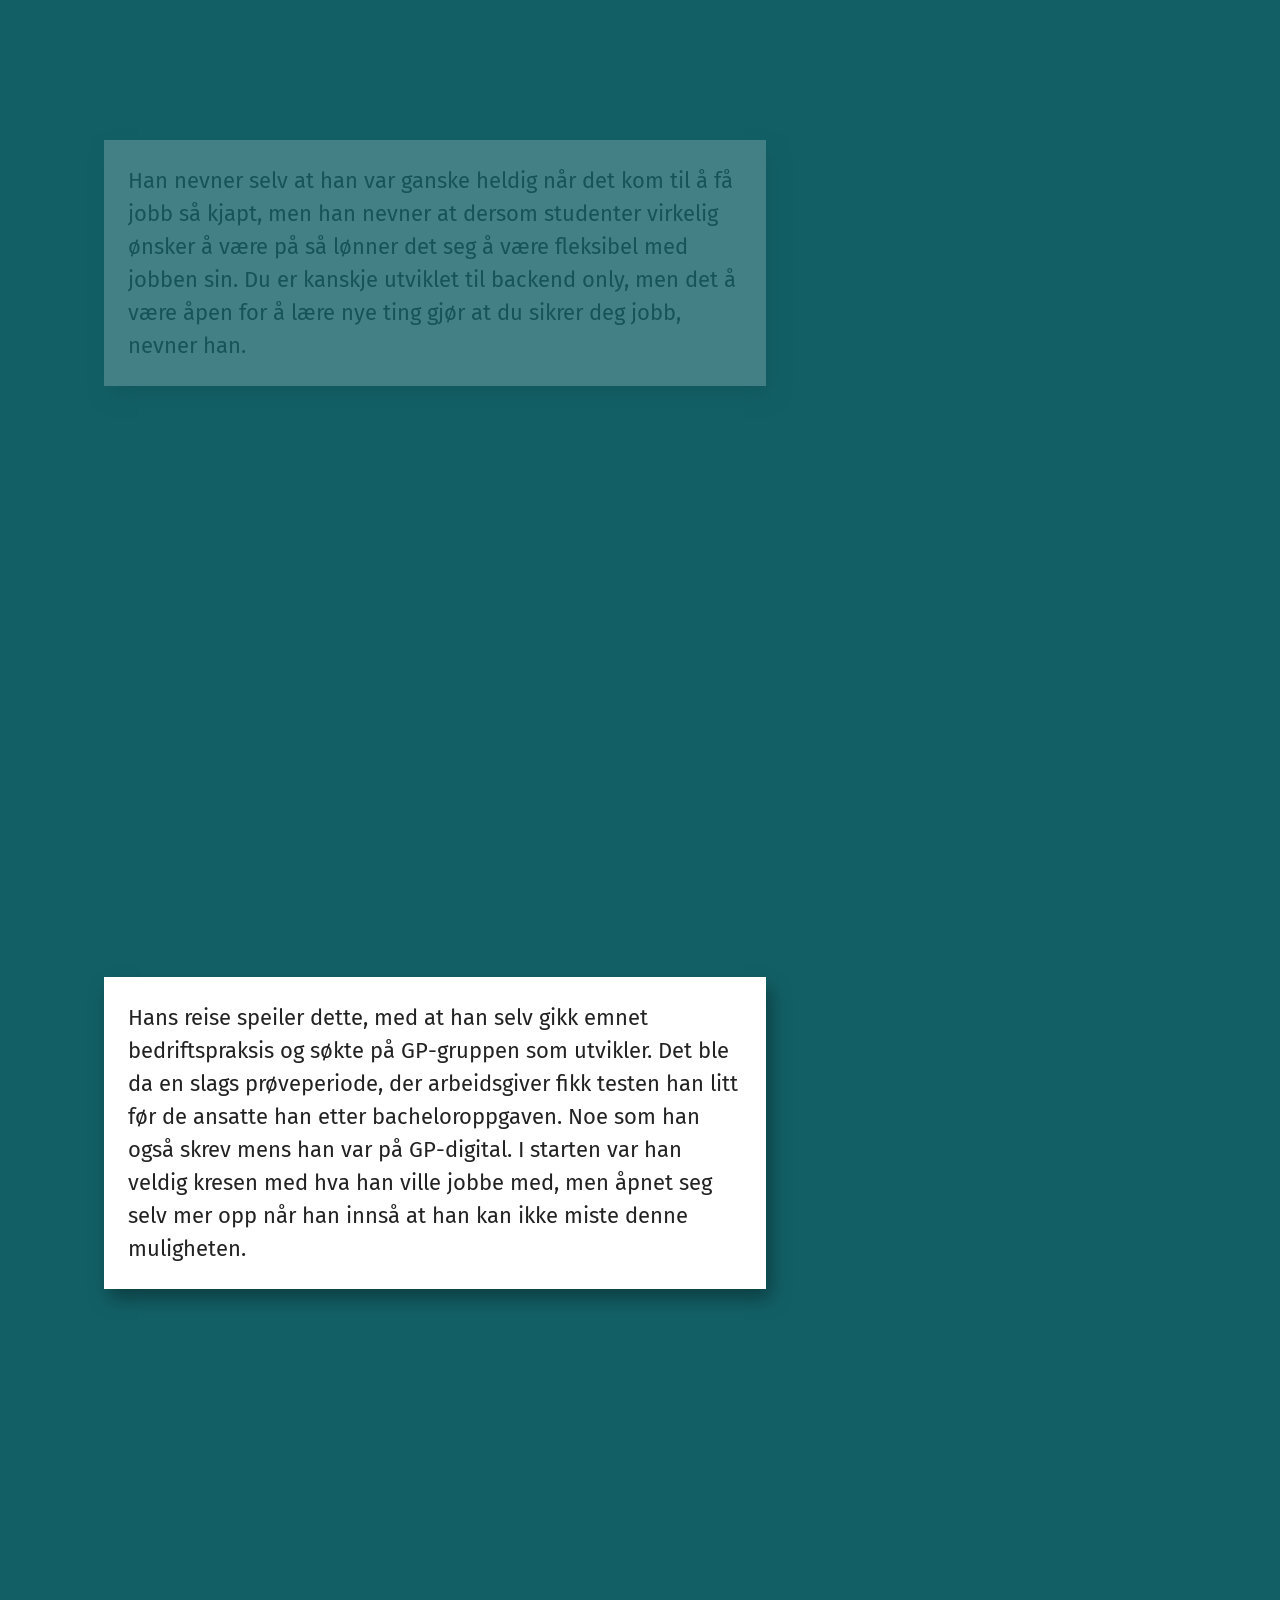
<file: jobb/index.html>
<!DOCTYPE html>
<html lang="nb">
<head>
    <meta charset="UTF-8">
    <meta name="viewport" content="width=device-width, initial-scale=1.0">

<link rel="preconnect" href="https://fonts.googleapis.com">
<link rel="preconnect" href="https://fonts.gstatic.com" crossorigin>
<link href="https://fonts.googleapis.com/css2?family=Fira+Sans:ital,wght@0,100;0,200;0,300;0,400;0,500;0,600;0,700;0,800;0,900;1,100;1,200;1,300;1,400;1,500;1,600;1,700;1,800;1,900&family=Roboto:ital,wght@0,100..900;1,100..900&family=Space+Grotesk:wght@300..700&display=swap" rel="stylesheet">

    <link rel="stylesheet" href="./style/style.css" > 
    <title>Jobb etter Bachelor</title>
</head>
<body>
    <h1>Hvordan er det å få jobb etter Bachelor</h1>

    <div class="comic-animasjon_figur">
        <figure>
            <p>Scroll meg for å se comic</p>
            <img
                class="comic-animasjon"
                src="img/comic_1.png"
                alt="Comic som presenterer bachelorstudent som sliter med å få jobb"
            >
            <figcaption class="undertekst_for_comic">
                <span class="comic-tekst">
                    En student jobber hardt for å skrive bachelor oppagve
                </span>
                <div id="comic-antall-sider">
                    <span class="comic-side">1</span>
                    <span id="lenght">av 4</span>
                </div>
            </figcaption>
        </figure>
    </div>

    <section id="info">



        

        <picture class="stickmanImg">
            <img class="stickman" src="./img/stickman_1.png" alt="Stickman">
        </picture>





        <article class="tekst-stigman stickman1">
            <p>
                Endelig. Etter mange år med svette, tårer og sene netter med pugging og øving er du endelig ferdig. Bachelor graden din er blitt tatt imot og du kan endelig starte å jobbe. 
            </p>
        </article>
        
        <article class="tekst-stigman stickman2">
            <p>
                Så hvorfor er det ingen napp? Hvorfor sitter jeg bare her og søker etter jobb etter jobb med ingenting som skjer? Har jeg kastet bort så mye av tiden min bare for å være jobbløs... 
            </p>
        </article>

        <article class="tekst-stigman stickman3">
            <p>
                Dette er ofte realiteten for veldig mange Bachelor studenter og til og med Master Studenter. Mange studenter går derfor inn med den redselen av at det ikke er noe håp for dem etter å ha studert for harde livet i studentperioden sin. 
            </p>
        </article>
        




        <article class="tekst-stigman stickman4">
            <p>
                I studier vist av Statistisk Sentralbyrå så ender ferske studenter i arbeid, men som oftest i stillinger de er overkvalifisert for. 
            </p>
        </article>
        
        <article class="tekst-stigman stickman5">
            <p>
                Hva menes her er at de ender opp på jobber som ikke er egnet graden demmes. Som å jobbe i omsorg eller i butikk. Mange selvfølgelig tar den muligheten til å tjene ned studentlånet sitt og samtidig søke, men noen av disse studentene blir på den plassen. 
            </p>
        </article>

        <article class="tekst-stigman stickman6">
            <p>
                Fordi de rett og slett ikke får napp. Til og med utenfor Norge er det land som USA der hele 42 prosent av studenter sliter med å få seg jobber. Hva kommer dette fra?
                Vi tok og brettet armene våre for å komme til bunns i dette. 
            </p>
        </article>

        <article class="tekst-stigman stickman7">
            <p>
                Studentene Oskar Linus Holone og Jonas Hagen Aronsen hadde begge to gått samme studie og tatt bachelor grad sammen med hverandre. Nemlig Bachelor i Informasjonssystemer. Der lagde de en praksis portal for Høgskolen i Østfold som de fikk høre skulle bli videreutvikles etter at graden demmes var ferdig. Med litt forventninger om at de kommer til å få seg jobb enten med å videreutvikle eller i noe annet, så tok de graden til null resultat.
            </p>
        </article>

        <article class="tekst-stigman stickman8">
            <p>
                Oskar påpeker at det er et ganske tungt marked grunnet lite jobber som er mulig å ansettes på, mens Jonas nevner at mange av stillingene er de ikke kvalifiserte nok for å ta. Det er rett og slett for lite jobber og for mange som søker IT for å få jobb med bare bachelor grad. 
            </p>
        </article>

        <article class="tekst-stigman stickman9">
            <p>
                En annen som ble intervjuet, Vetle Sahlberg, sa noe ganske lignende. Han fikk bacheloren i Informasjonssystemer med fordypning i software engineering rundt samme år som Oskar og Jonas. I samme båt har han heller ikke fått noe. Spesielt siden alle som var rundt han fortalte at det var så lett å få seg jobb innenfor IT. “Etter bachelor har det vært dritt”- sier han blank. 
            </p>
        </article>
        
        <article class="tekst-stigman stickman10">
            <p>
                Likevel så har Vetle klart å få seg en stilling på GP digital i hvert fall. Selv der så er de på GP ikke helt klar til å ansette han fordi de ser ikke etter noen med hans grad akkurat nå. Så for nå sanker han opp erfaring og søker på andre jobber, med en ganske minimal lønn.
            </p>
        </article>

        <article class="tekst-stigman stickman11">
            <p>
                Det samme gjelder for Oskar, som har to jobber på grunn av at ingen ansetter ham innenfor IT. Han jobber som studentassistent på IT-drift på Høgskolen i Østfold og som innkallingsvikar på Coop Extra. Oskar nevner at man må nesten bare være fornøyd med det man får.
            </p>
        </article>

        <article class="tekst-stigman stickman12">
            <p>
                En ufattelig trist realitet for alle studenter. At to eller tre små elementer får dem til å ikke bli ansatt på hva de har studert LENGE for. Dette gjelder også for studenter som ikke studerer IT en gang. I intervjuet med Andreas Nilsen, så røpet han at han har mastergrad i engelsk for 1-7 klasse. Etter en lang reise, så har han fått en del intervjuer, men etter intervjuene har arbeidsgiverne returnert med ingen svar. 
            </p>
        </article>

        <article class="tekst-stigman stickman13">
            <p>
                Ett av de potensielle svarene for dette er denne nye boomen innenfor AI. Jonas, Oskar og de andre som vi skal snakke om senere, nevner AI som et verktøy som erstatter jobber for mange. Det er ingen hemmelighet og Oskar spesifikt nevner at AI erstatter mange av de jobbene som potensielle Junior utviklere kunne ha fått.
            </p>
        </article>

        <article class="tekst-stigman stickman14">
            <p>
                Til tross for alt det negative finnes det håp i tunnelen til slutt for disse studentene.
            </p>
        </article>

        <article class="tekst-stigman stickman15">
            <p>
                Ramazan Sanlioglu var nemlig tidligere student på Høgskolen i Østfold og fikk seg jobb nesten med en gang han var ferdig med Bachelor løpet sitt i 2022. Han er systemutvikler på GP-Digital og er deleier i firmaet Fotolounge sammen med to andre.
            </p>
        </article>

        <article class="tekst-stigman stickman16">
            <p>
                Han nevner selv at han var ganske heldig når det kom til å få jobb så kjapt, men han nevner at dersom studenter virkelig ønsker å være på så lønner det seg å være fleksibel med jobben sin. Du er kanskje utviklet til backend only, men det å være åpen for å lære nye ting gjør at du sikrer deg jobb, nevner han.
            </p>
        </article>

        <article class="tekst-stigman stickman17">
            <p>
                Hans reise speiler dette, med at han selv gikk emnet bedriftspraksis og søkte på GP-gruppen som utvikler. Det ble da en slags prøveperiode, der arbeidsgiver fikk testen han litt før de ansatte han etter bacheloroppgaven. Noe som han også skrev mens han var på GP-digital. I starten var han veldig kresen med hva han ville jobbe med, men åpnet seg selv mer opp når han innså at han kan ikke miste denne muligheten.
            </p>
        </article>

        <article class="tekst-stigman stickman18">
            <p>
                Når han ble spurt om hvorfor studenter har det vanskelig med å finne jobber, så nevner han at det varierer veldig basert fra år til år. Når han søkte selv så var det etter korona tiden og mange bedrifter var åpne med å ansette nye folk. I tillegg nevner han at AI har hatt en stor påvirkning på jobbmarkedet. Likevel så er Ramazan fast på at utviklere trengs selv om AI har stoppet mange junior utviklere for plasser.
            </p>
        </article>

                
        
        <article class="tekst-stigman stickman19">
            <p>
                Studentene har nå mulighet til å vise fram at de kan bedre enn de som velger å bruke AI til alt, siden de kommer med en genuin forståelse av hva kodene gjør og kan bruke kunnskapen sin på riktig og fremme måte. 
            </p>
        </article>

        <article class="tekst-stigman stickman20">
            <p>
                En annen vi intervjuet var Nils Mork Stene. Han tok Bachelor i Matematiske Fag i NTNU Trondheim. Etter Bachelor tok han folkehøgskole og fordypet seg i spillutvikling. Fra der fikk han da jobb som frilans programmerer og har jobbet som blant annet Web-utvikler for Samisk Norsk skole.
            </p>
        </article>

        <article class="tekst-stigman stickman21">
            <p>
                Nils hadde en lignende vei som Ramazan, med at han fikk jobb relativt tidlig etter bachelor. Han måtte likevel søke i et halvt år før han endelig fikk seg jobb. Søknadene gikk opp til ca. 40-50 søknader. Nils selv nevner at han også var heldig.
                Han gjenkjenner at det er vanskelig å få jobb for studenter og anbefaler at folk viser fram hva de har gjort, så arbeidsgiver kan få et inntrykk av personen.
            </p>
        </article>

        <article class="tekst-stigman stickman22">
            <p>
                Og inntrykk av mennesket er også noe som Thor Murtnes-Hatlestad snakker om også. Det å vise seg fram å skape koblinger med folk på steder som Høgskolen er viktig for studenten om de ønsker seg jobb. Bare å vise seg litt fram er nok til å delta i diskusjonen på karriere dagen, eller å være studentassistent. Det åpner muligheter. Thor selv var student på Høgskolen og stiftet bandet i løpet av studietiden hans. Senere ble han studentassistent og er nå ansatt på Høgskolen. 
            </p>
        </article>

         <article class="tekst-stigman stickman23">
            <p>
                Poenget med å ta opp disse kandidatene er at det kan virke tomt, det kan virke vanskelig i blant, men løpet er aldri kjørt. Det finnes alltid muligheter for en student til å komme seg ut etter Bachelor-tiden. Du må kanskje ha litt flaks, du må kanskje gå ut av komfortsonen, du må til og med være litt vågall og bli ansatt på noe du ikke er så super komfortabel til. Til syvende og sist, så er det alltid en sjanse.
            </p>
        </article>

        <article class="tekst-stigman stickman24">
            <p>
                Det skal jo sies at bedrifter må gi nye studenter en sjanse, fordi numrene lyver ikke. Spesielt med kandidatene diskutert så er det ganske klart å tydelig at det er et problem for studenter å komme seg ut av døren. Men det går begge veier. Studentene må motivere seg selv til å vise seg mer fram og delta på arrangementer som lar seg vise seg frem og bedrifter må åpne horisontene sine for å la studenter bli ansatt.
            </p>
        </article>

        <article class="tekst-stigman stickman25">
            <p>
                For å understreke poenget til Ramzan tidligere i artikkelen. Nå, mer enn noen gang er det muligheten for studenter til å skille seg ut mer enn noen gang før. Ikke gi opp.
            </p>
        </article>

    </section>


    


    <footer id="bottom">
        <h2>Litteraturlista</h2>
        <ul id="litteraturlista">
            <li>
                Fortune. (10.26.2026). 42% of America’s recent college grads are working jobs that don’t need a degree. From Kathmandu to Paris, young people are taking to the streets. <a href="https://www.flaticon.com/free-icon/game-controller_1451303">https://www.flaticon.com/free-icon/game-controller_1451303</a>
            </li>

            <li>
                Parat24. (23.06.2026). Høy utdanning uten relevant jobb. <a href="https://www.parat24.com/nyheter/hoy-utdanning-uten-relevant-jobb/307688">https://www.parat24.com/nyheter/hoy-utdanning-uten-relevant-jobb/307688</a>
            </li>
        </ul>

    </footer>
    

    <script src="./javaScript/comicAnimasjon.js"></script>
    <script src="./javaScript/stickman.js"></script>


</body>
</html>
</file>
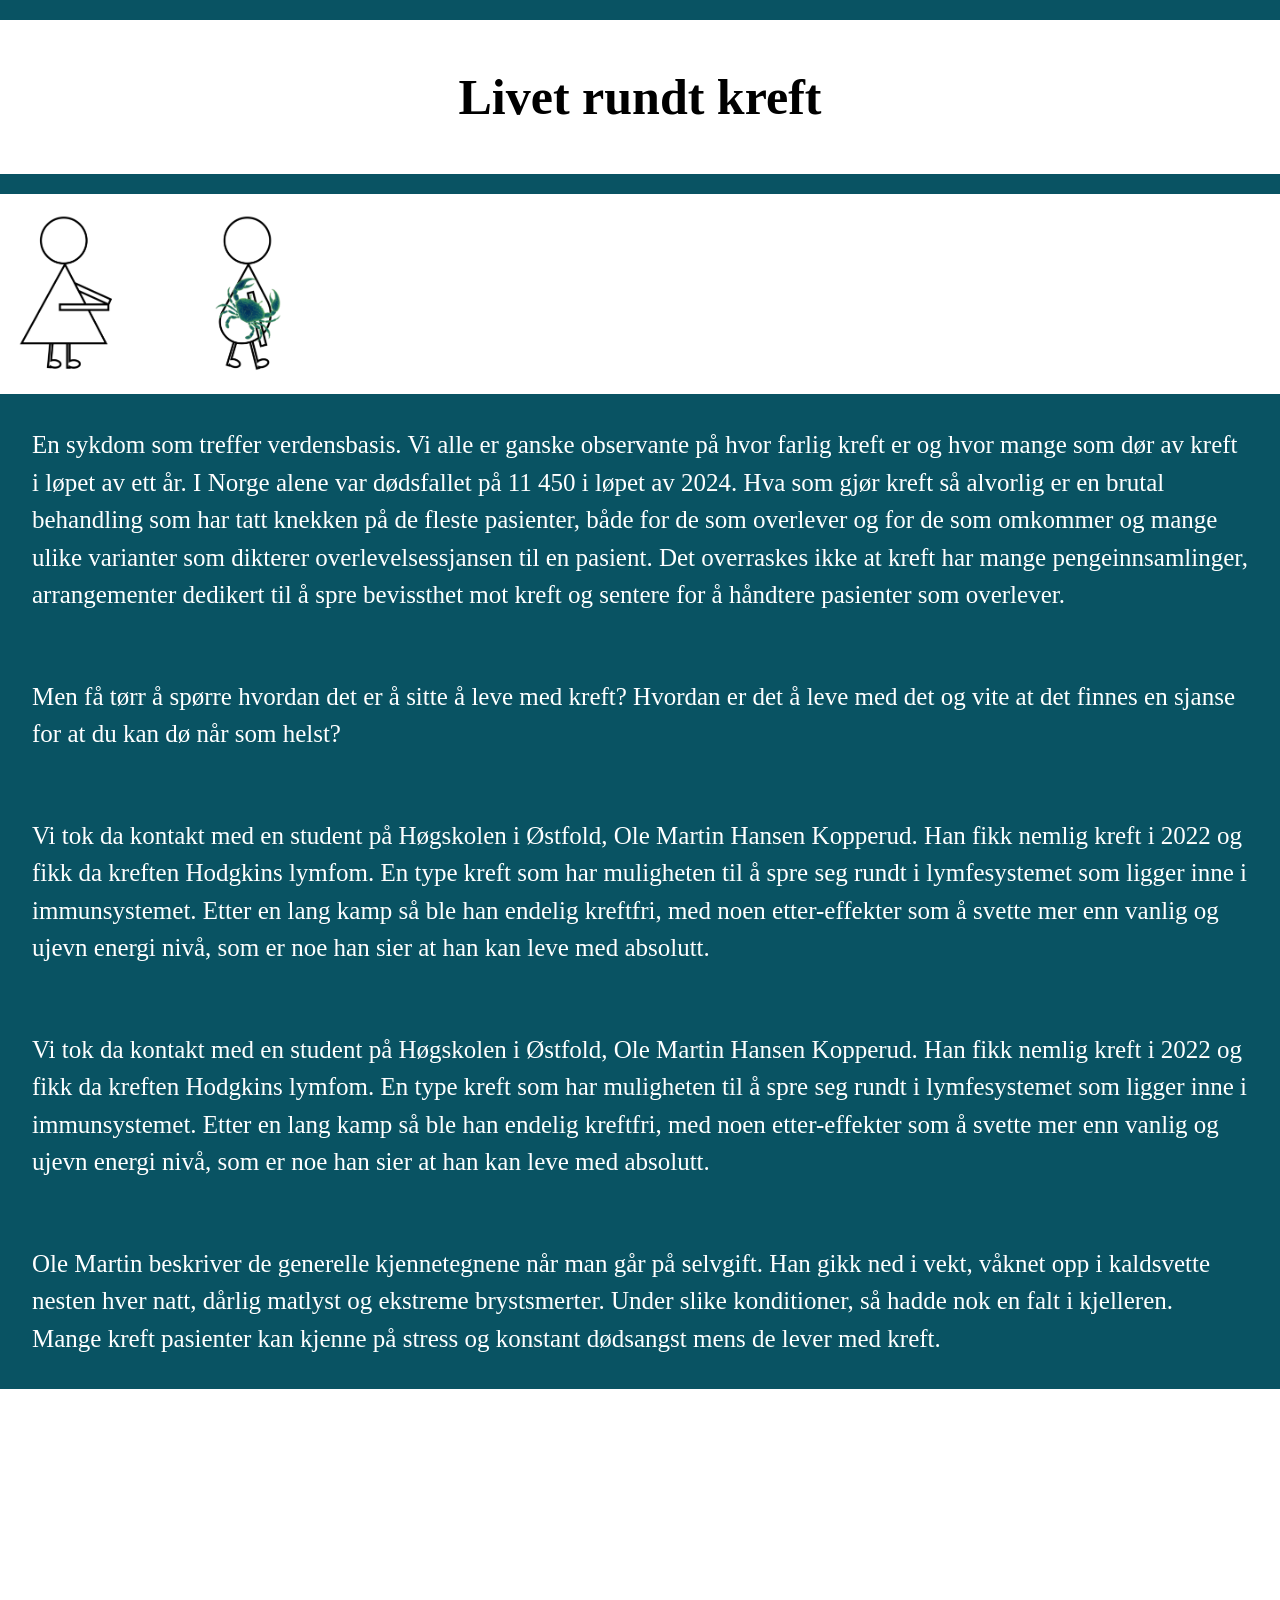
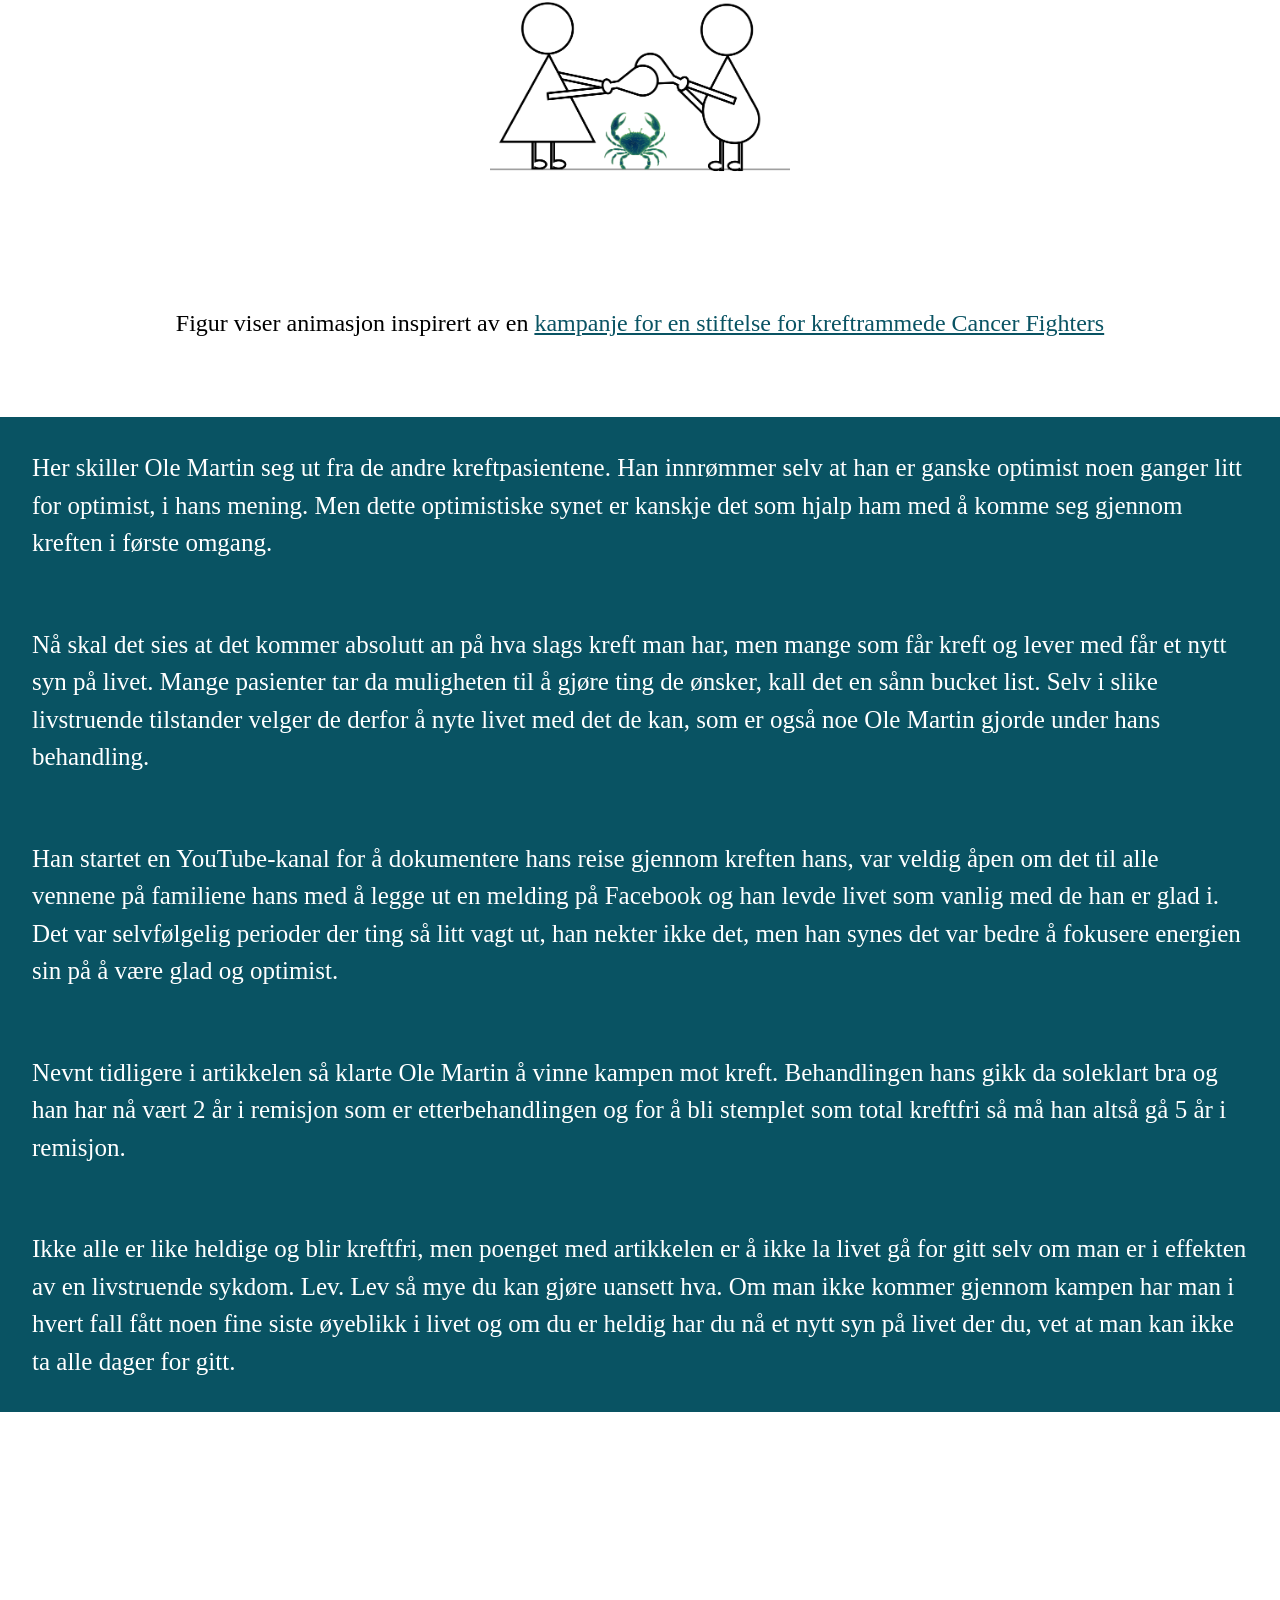
<file: kreft/index.html>
<!DOCTYPE html>
<html lang="nb">
<head>
    <meta charset="UTF-8">
    <meta name="viewport" content="width=device-width, initial-scale=1.0">
    <link rel="stylesheet" href="./style/style.css" /> 
    <title>Kreft</title>
</head>
<body>
    <div class="linje"></div>

    <h1 >Livet rundt kreft</h1>
    <div class="linje"></div>


    <div class="kreft-animasjon_top_vindu">
        <img
            class="kreft-animasjon_top"
            src="./img/image6_animation_top_mobile.png"
            alt="Animasjon av en person som har kreft og en persom som prøver å hjelpe"
        />
    </div>
    

    <p>
        En sykdom som treffer verdensbasis. Vi alle er ganske observante på hvor farlig kreft er og hvor mange som dør av kreft i løpet av ett år. I Norge alene var dødsfallet på 11 450 i løpet av 2024. Hva som gjør kreft så alvorlig er en brutal behandling som har tatt knekken på de fleste pasienter, både for de som overlever og for de som omkommer og mange ulike varianter som dikterer overlevelsessjansen til en pasient. 
        Det overraskes ikke at kreft har mange pengeinnsamlinger, arrangementer dedikert til å spre bevissthet mot kreft og sentere for å håndtere pasienter som overlever.
    </p>

    <p>

        Men få tørr å spørre hvordan det er å sitte å leve med kreft? Hvordan er det å leve med det og vite at det finnes en sjanse for at du kan dø når som helst?
    </p>

    <p>
        Vi tok da kontakt med en student på Høgskolen i Østfold, Ole Martin Hansen Kopperud. Han fikk nemlig kreft i 2022 og fikk da kreften Hodgkins lymfom. En type kreft som har muligheten til å spre seg rundt i lymfesystemet som ligger inne i immunsystemet. Etter en lang kamp så ble han endelig kreftfri, med noen etter-effekter som å svette mer enn vanlig og ujevn energi nivå, som er noe han sier at han kan leve med absolutt.    
    </p>

    <p>
        Vi tok da kontakt med en student på Høgskolen i Østfold, Ole Martin Hansen Kopperud. Han fikk nemlig kreft i 2022 og fikk da kreften Hodgkins lymfom. En type kreft som har muligheten til å spre seg rundt i lymfesystemet som ligger inne i immunsystemet. Etter en lang kamp så ble han endelig kreftfri, med noen etter-effekter som å svette mer enn vanlig og ujevn energi nivå, som er noe han sier at han kan leve med absolutt.
    </p>
  
    <p>
        Ole Martin beskriver de generelle kjennetegnene når man går på selvgift. Han gikk ned i vekt, våknet opp i kaldsvette nesten hver natt, dårlig matlyst og ekstreme brystsmerter.
        Under slike konditioner, så hadde nok en falt i kjelleren. Mange kreft pasienter kan kjenne på stress og konstant dødsangst mens de lever med kreft. 

    </p>

    <!-- Folk slår kreft -->
    <figure class="kreft-animasjon_figur">
        <img
            class="kreft-animasjon"
            src="./img/image1.png"
            alt="Animasjon av folk som slår kreft"
        />
        <figcaption class="undertekst_for_figurer">
            Figur viser animasjon inspirert av en
            <a href="https://dissnaraka.cancerfighters.pl/">kampanje for en stiftelse for kreftrammede Cancer Fighters</a>
        </figcaption>
    </figure>
        
    <p>
        Her skiller Ole Martin seg ut fra de andre kreftpasientene. Han innrømmer selv at han er ganske optimist noen ganger litt for optimist, i hans mening. Men dette optimistiske synet er kanskje det som hjalp ham med å komme seg gjennom kreften i første omgang.
    </p>


    <p>
        Nå skal det sies at det kommer absolutt an på hva slags kreft man har, men mange som får kreft og lever med får et nytt syn på livet. Mange pasienter tar da muligheten til å gjøre ting de ønsker, kall det en sånn bucket list. Selv i slike livstruende tilstander velger de derfor å nyte livet med det de kan, som er også noe Ole Martin gjorde under hans behandling.
    </p>

    <p>
        Han startet en YouTube-kanal for å dokumentere hans reise gjennom kreften hans, var veldig åpen om det til alle vennene på familiene hans med å legge ut en melding på Facebook og han levde livet som vanlig med de han er glad i. Det var selvfølgelig perioder der ting så litt vagt ut, han nekter ikke det, men han synes det var bedre å fokusere energien sin på å være glad og optimist.
    </p>

    <p>
        Nevnt tidligere i artikkelen så klarte Ole Martin å vinne kampen mot kreft. Behandlingen hans gikk da soleklart bra og han har nå vært 2 år i remisjon som er etterbehandlingen og for å bli stemplet som total kreftfri så må han altså gå 5 år i remisjon.
    </p>

    <p>
        Ikke alle er like heldige og blir kreftfri, men poenget med artikkelen er å ikke la livet gå for gitt selv om man er i effekten av en livstruende sykdom. Lev. Lev så mye du kan gjøre uansett hva. Om man ikke kommer gjennom kampen har man i hvert fall fått noen fine siste øyeblikk i livet og om du er heldig har du nå et nytt syn på livet der du, vet at man kan ikke ta alle dager for gitt.

    </p>


    <div class="cancerDie"></div>

    <script src="./javaScript/kreftAnimasjon.js"></script>
</body>
</html>
</file>
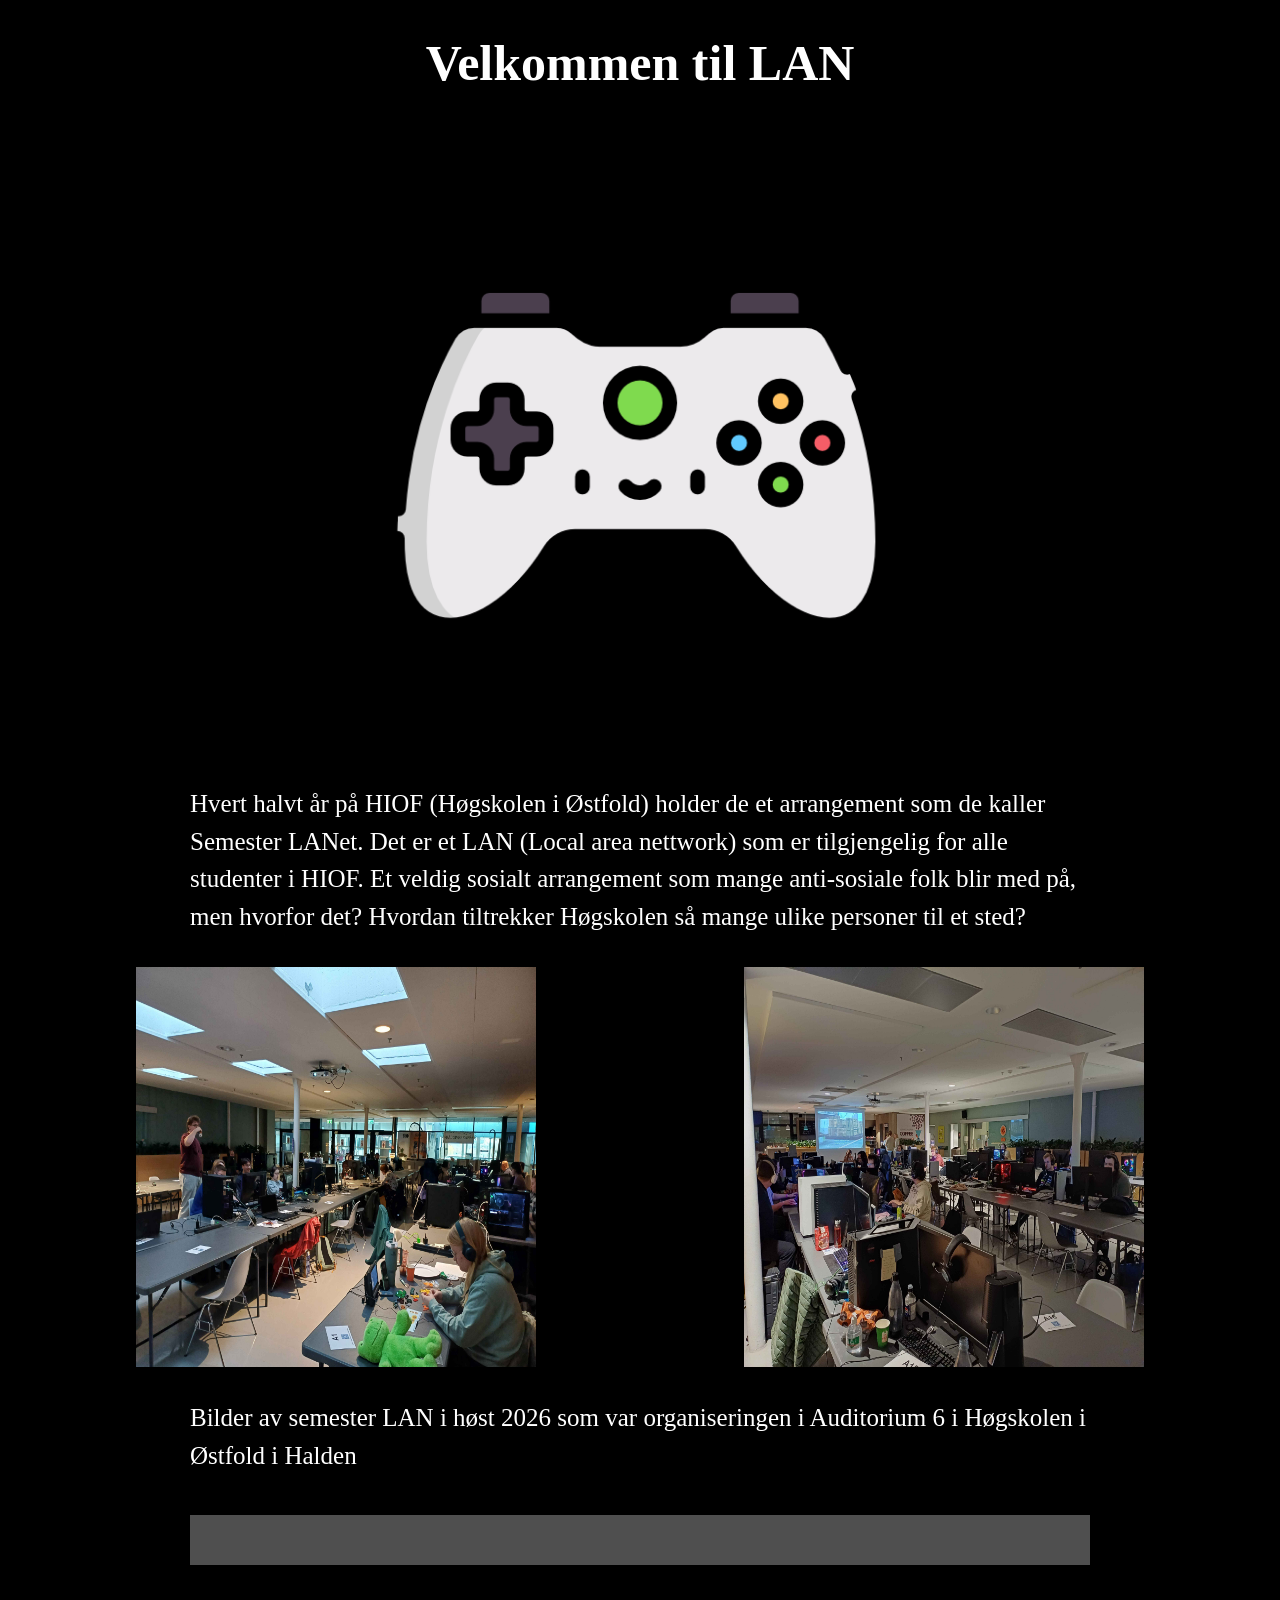
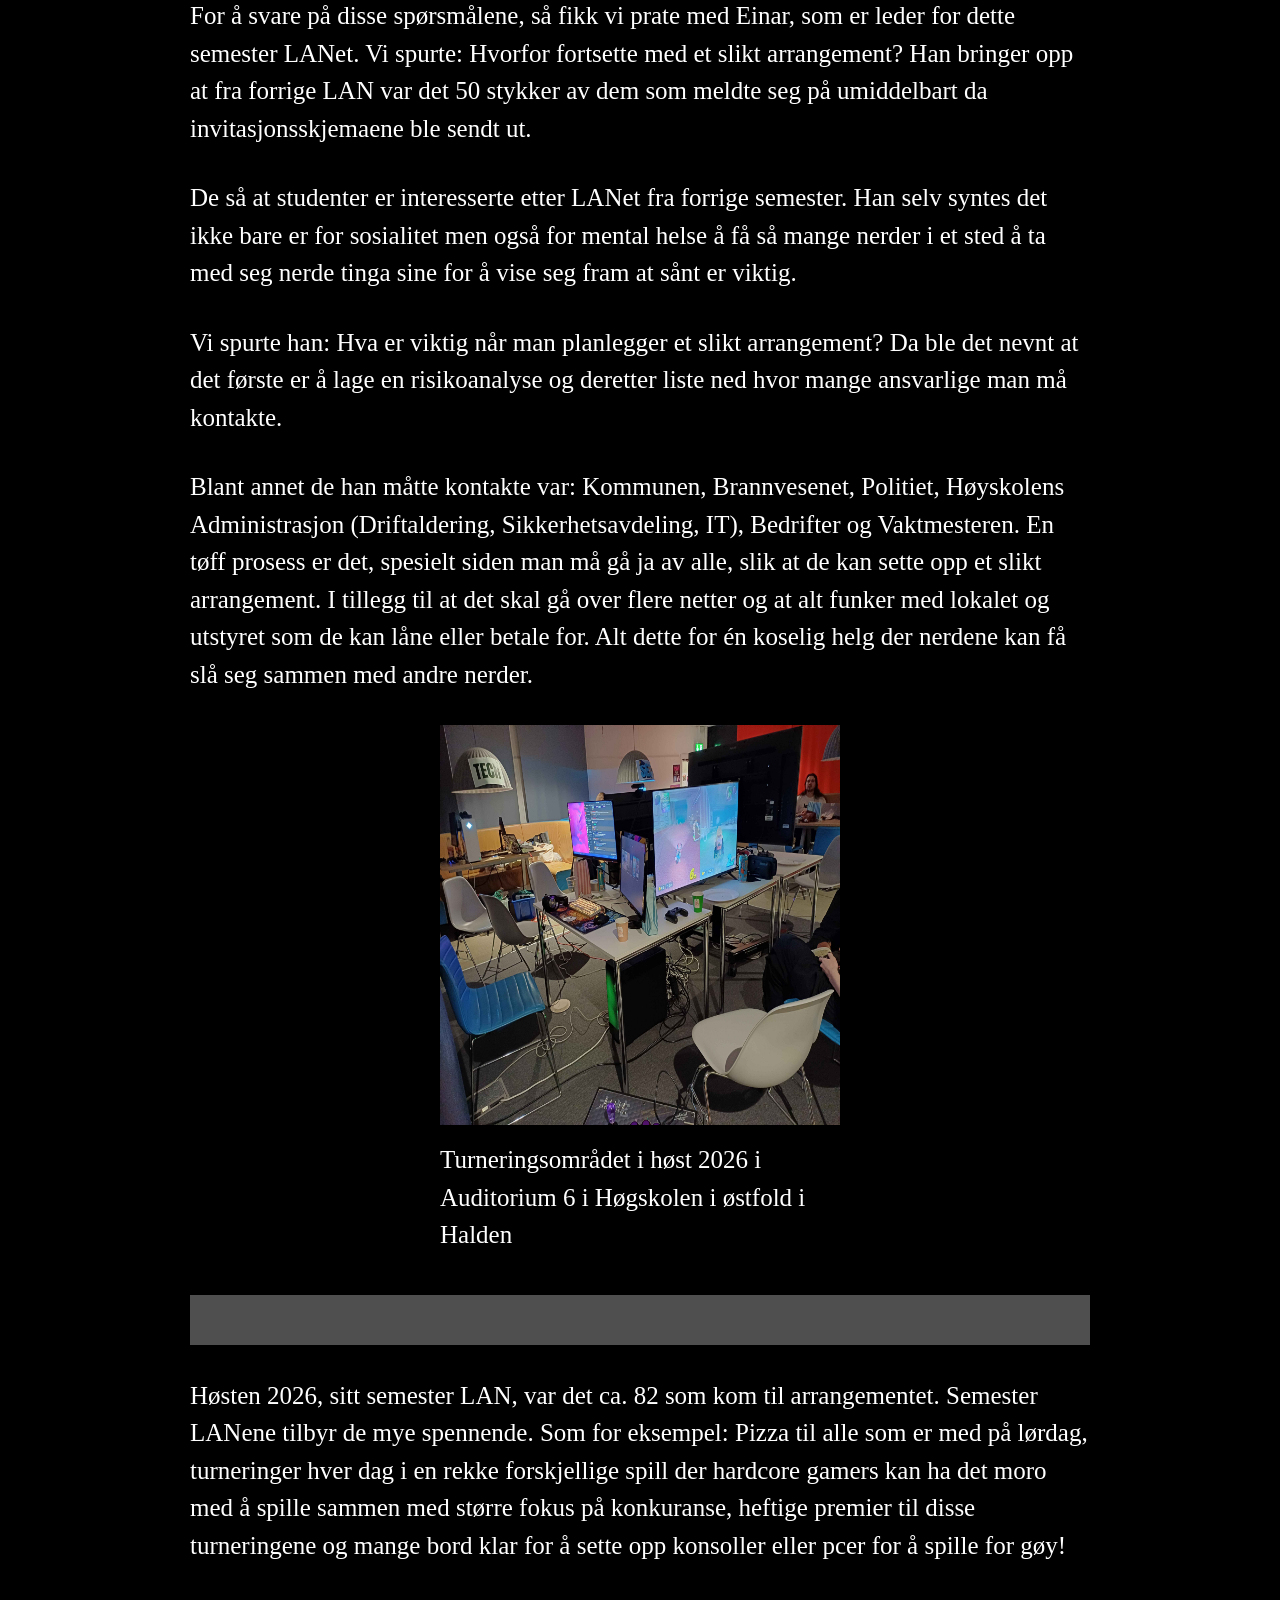
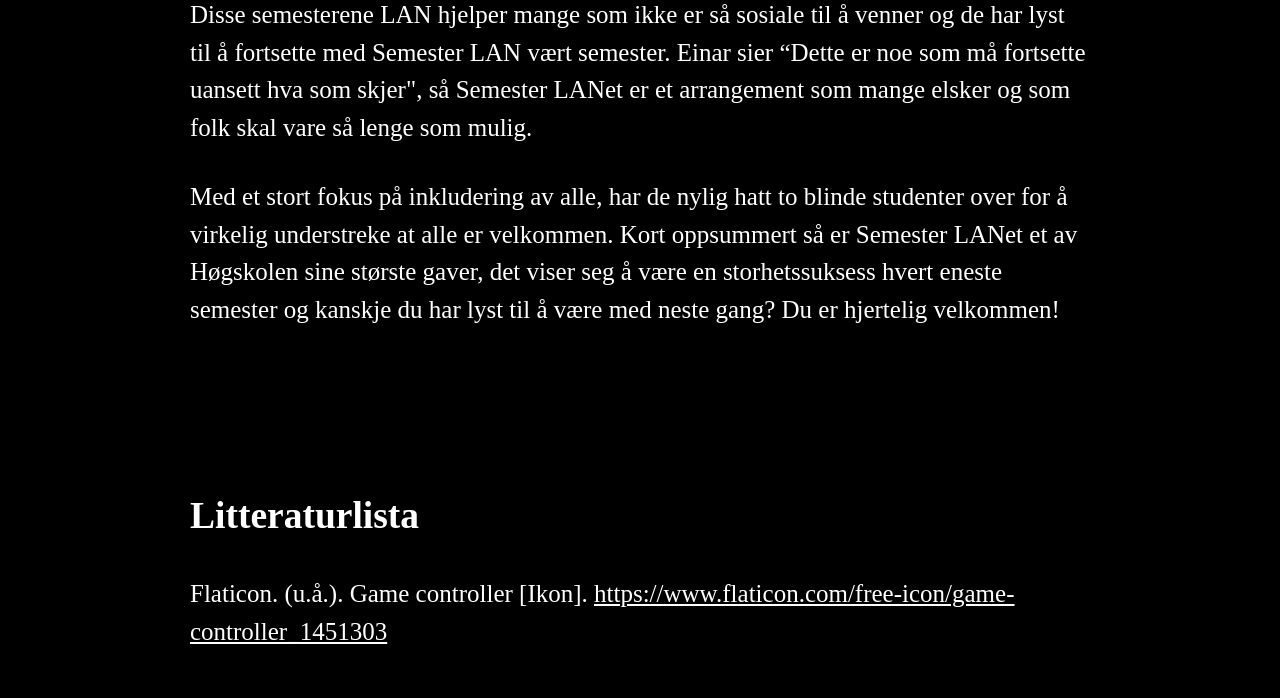
<file: lan/index.html>
<!DOCTYPE html>
<html lang="nb">
<head>
    <meta charset="UTF-8">
    <meta name="viewport" content="width=device-width, initial-scale=1.0">
    <link rel="stylesheet" href="./style/style.css" />
    <title>LAN</title>
</head>
<body>
    <h1 >Velkommen til LAN</h1>
    
    <div></div>
    
    <section class="lan-section">
        <p class="tekst">
            Hvert halvt år på HIOF (Høgskolen i Østfold) holder de et arrangement som de kaller Semester LANet. Det er et LAN (Local area nettwork) som er tilgjengelig for alle studenter i HIOF. Et veldig sosialt arrangement som mange anti-sosiale folk blir med på, men hvorfor det? Hvordan tiltrekker Høgskolen så mange ulike personer til et sted?
        </p>

        <figure id="figurer">
            <img src="./img/studenter.jpg" alt="Bilde av studenter i LAN" class="img"/>
            <img src="./img/arrangament.jpg" alt="Bilde av LAN arrangament" class="img"/>
            <figcaption class="undertekst" id="to-bilder-tekst">Bilder av semester LAN i høst 2026 som var organiseringen i Auditorium 6 i Høgskolen i Østfold i Halden</figcaption>
        </figure>


        <div class="linje_gompa">
            <div class="gompa"></div>
        </div>

        <p class="tekst">
            For å svare på disse spørsmålene, så fikk vi prate med Einar, som er leder for dette semester LANet. Vi spurte: Hvorfor fortsette med et slikt arrangement? Han bringer opp at fra forrige LAN var det 50 stykker av dem som meldte seg på umiddelbart da invitasjonsskjemaene ble sendt ut. 
        </p> 

        <p class="tekst">
            De så at studenter er interesserte etter LANet fra forrige semester. Han selv syntes det ikke bare er for sosialitet men også for mental helse å få så mange nerder i et sted å ta med seg nerde tinga sine for å vise seg fram at sånt er viktig.
        </p>

        <p class="tekst">
            Vi spurte han: Hva er viktig når man planlegger et slikt arrangement? Da ble det nevnt at det første er å lage en risikoanalyse og deretter liste ned hvor mange ansvarlige man må kontakte. 
        </p>



        <p class="tekst">
            Blant annet de han måtte kontakte var: Kommunen, Brannvesenet, Politiet, Høyskolens Administrasjon (Driftaldering, Sikkerhetsavdeling, IT), Bedrifter og Vaktmesteren. En tøff prosess er det, spesielt siden man må gå ja av alle, slik at de kan sette opp et slikt arrangement. 
            I tillegg til at det skal gå over flere netter og at alt funker med lokalet og utstyret som de kan låne eller betale for. Alt dette for én koselig helg der nerdene kan få slå seg sammen med andre nerder.
        </p>

        
        <figure id="turnering">
            <img src="./img/pc.jpg" alt="Bilde av utstyr i LAN" id="img_turnering"/>
            <figcaption class="undertekst">Turneringsområdet i høst 2026 i Auditorium 6 i Høgskolen i østfold i Halden</figcaption>
        </figure>


        <div class="linje_gompa">
            <div class="gompa"></div>
        </div>
            
        <p class="tekst">
            Høsten 2026, sitt semester LAN, var det ca. 82 som kom til arrangementet. Semester LANene tilbyr de mye spennende. Som for eksempel: 
            Pizza til alle som er med på lørdag, turneringer hver dag i en rekke forskjellige spill der hardcore gamers kan ha det moro med å spille sammen med større fokus på konkuranse, heftige premier til disse turneringene og mange bord klar for å sette opp konsoller eller pcer for å spille for gøy!
        </p>

        <p class="tekst">
            Disse semesterene LAN hjelper mange som ikke er så sosiale til å venner og de har lyst til å fortsette med Semester LAN vært semester. Einar sier “Dette er noe som må fortsette uansett hva som skjer", så Semester LANet er et arrangement som mange elsker og som folk skal vare så lenge som mulig.
        </p>

        <p class="tekst">
            Med et stort fokus på inkludering av alle, har de nylig hatt to blinde studenter over for å virkelig understreke at alle er velkommen. Kort oppsummert så er Semester LANet et av Høgskolen sine største gaver, det viser seg å være en storhetssuksess hvert eneste semester og kanskje du har lyst til å være med neste gang? Du er hjertelig velkommen!
        </p>
                
    </section>

    <footer id="bottom">
        <h2>Litteraturlista</h2>
        <p>Flaticon. (u.å.). Game controller [Ikon]. <a href="https://www.flaticon.com/free-icon/game-controller_1451303">https://www.flaticon.com/free-icon/game-controller_1451303</a></p>
    </footer>


    <script src="javaScript/animation.js"></script>
</body>
</html>
</file>
<file: css/style.css>
html, body{
    margin: 0;
    padding: 0;
}

.yellow-section{
    background-color: #ffff99;
    padding: 1rem;
    height: 852px;
}

.blue-section{
    background-color: #000066;
    padding: 1rem;
    color: #ffffff;
    height: 852px;
}

#draw-area{
    background-color: #ffff99;
    width: 100%;
}
</file>
<file: bier/css/style.css>
body{
    margin: 0;
    padding: 0;
    background-size: cover;
    background-repeat: no-repeat;
    font-size: 22px;
}

h1{
    text-align: center;
    width: 300px;
    margin: 2rem auto;
}

p{
  line-height: 1.5;
}

#første{
    padding: 1rem;
    background-color: #fbe848;
}


.bie-animasjon_top_vindu {
  position: relative;
  width: 100%;
  height: 200px;
  overflow: hidden;
}

.bie-animasjon_top {
  position: absolute;
  margin-top: 0;
  top: 20px;
  left: 0;
  width: 100px;
  height: 200px;
  object-fit: contain;
  animation-name: bieOnTop;
  animation-duration: 5s;
  animation-iteration-count: infinite;
  animation-timing-function: linear;
}

@keyframes bieOnTop {
  0%   { left: -100px; top: 0px}
  25% {top: 60px}
  50% {top: 0px}
  75% {top: 40px}
  100% { left: 100%; top: 0px}
}







#yellow-blue{
  background-image: url(../img/yellow-blue.png);
  background-size: cover;
  padding: 2rem;
}

#andre{
    padding: 1rem;
    height: 700px;
    display: flex;
    flex-direction: column;
    background-color: #4463ae;
    background-image: url(../img/rain.png);
}

#andre p{
  margin-top: 5rem;
    color: #fff;
}

#bland{
  width: 200px;
  height: 100px;
}

#bie-og-bland{
  display: flex;
  flex-direction: row-reverse;
}

#bie-gjemmer-seg-bland{
  display: flex;
  flex-direction: column;
  align-items: center;
}

#bie-gjemmer-seg{
  width: 100px;
  height: 100px;
}







#dark-light-blue{
  background-image: url(../img/dark-light-blue.png);
  background-size: cover;
  padding: 2rem;
}

.tredje{
  padding: 1rem;
  height: 350px;
  background-color: #9dd8e0;
}


.bie-animasjon_andre_vindu {
  position: relative;
  width: 100%;
  height: 200px;

  overflow: hidden;
}

.bie-animasjon_andre {
  position: absolute;
  margin-top: 0;
  width: 100px;
  height: 200px;
  object-fit: contain;
  animation-name: andreAniamsjon;
  animation-duration: 5s;
  animation-iteration-count: infinite;
  animation-timing-function: linear;
}

@keyframes andreAniamsjon {
  0%   { left: -100px; top: -60px}
  25% {top: 0px}
  50% {top: -60px}
  75% {top: 0px}
  100% { left: 100%; top: -60px}
}






#light-blue-orange{
    background-image: url(../img/light-blue-orange.png);
    background-size: cover;
    padding: 2rem;
    margin: 0;
}

.fjerde{
    padding: 1rem;
    background-color: #ee7d29;
    height: 400px;
}



#orange-yellow{
    background-image: url(../img/orange-yellow.png);
  background-size: cover;
  padding: 2rem;
}

.femte{
    padding: 1rem;
    background-color: #fbe848;
    height: 400px;

}

#sjette{
    background-color: #fbe848;
        padding: 1rem;

}



.bie-animasjon_siste_vindu {
  position: relative;
  width: 100%;
  height: 200px;
  margin: 0;
  padding: 0;
  overflow: visible;
}

.bie-animasjon_siste {
  position: absolute;
  margin: 0;
  padding: 0;
  top: 0;
  right: 0;
  width: 100px;
  height: 200px;
  object-fit: contain;
  animation-name: sisteAniamsjon;
  animation-duration: 5s;
  animation-iteration-count: infinite;
  animation-timing-function: linear;
}

@keyframes sisteAniamsjon {
  0%   { right: 0px; top: 0px}
  25% {top: 60px}
  50% { right: 35%; top: 125px}
  75% { right: 35%; top: 125px}
  100% { right: 35%; top: 125px}
}

#blomster-for-bie{
  background-color: #fbe848;
  margin: 0;
  padding: 0;
}

#blomster{
  width: 100%;
}


/* DESKTOP */
@media (min-width: 800px)  {
  h1{
    width: 100%;
  }

  .bie-animasjon_siste_vindu {
  position: relative;
  width: 100%;
  height: 100px;
  margin: 0;
  padding: 0;
  overflow: visible;

}

  .bie-animasjon_siste {
    width: 80px;
    height: 100px;
  }

  @keyframes sisteAniamsjon {
  0%   { right: 0px; top: 0px}
  25% {top: 60px}
  50% { right: 50%; top: 200px}
  75% { right: 50%; top: 200px}
  100% { right: 50%; top: 200px}
}

p{
  max-width: 800px;
  margin: 3rem auto;
}

}
</file>
<file: jobb/style/style.css>
html, body{
    margin: 0;
    padding: 0;
    background-color: #126066;
    font-size: 24px;
      font-family: "Fira Sans", sans-serif;


}

h1{
    display: flex;
    flex-wrap: wrap;
    color: #fff;
    margin: 1rem auto;
    padding: 1rem;
    width: 70%;
}

.comic-animasjon_figur {
    width: 80%;
    margin: 0rem auto;

    p{
        color: #fff;
        margin: 0 auto;
        text-align: center;
    }

    figure{
        border-color: #fff;
        border-width: 0.5px;
        border-style:solid;
        padding: 0.5rem;
        margin: 1rem;
        margin-bottom: 2rem;
        box-shadow: 5px 10px 18px #000;

    }
}


.comic-animasjon {
    width: 80%;
    display: block;
    margin: auto;
}

.undertekst_for_comic {
    text-align: center;
    padding: 0.2rem;
    margin-top: 2rem;
    display: flex;
    flex-direction: column;
    line-height: 1.5;
}

.comic-tekst{
    background-color: #fff;
    display: flex;
    flex-wrap: wrap;
    padding: 1rem;
}

#comic-antall-sider{
    display: flex;
    align-items: center;
    margin-top: 0.5rem;
    margin: 0 auto;
    margin-top: 1rem;

}

.comic-side {
    display: inline-block;
    margin-left: 10px;
    color: #fff;
}

#lenght{
    color: #fff;
    padding-left: 0.5rem;
}

p{
    line-height: 1.5;
    
}#info {
    position: relative;
    width: 100%;
    min-height: 100vh;
    scroll-snap-type: y proximity;
}

/* Tekstene */
.tekst-stigman {
    position: relative;
    width: min(58%, 900px);
    min-height: 100vh;
    box-sizing: border-box;
    margin: 0 5%;
    padding: 10vh 40px 180px;
    display: flex;
    align-items: center;
    scroll-snap-align: start;

    font-size: 22px;
    line-height: 1.7;
    color: #222;
    opacity: 0.2;
    transition: opacity 0.5s ease, transform 0.5s ease;
    transform: translateY(30px);
    z-index: 2;
}

.tekst-stigman p {
    width: 100%;
    margin: 0;
    padding: 24px;
    background: white;
    box-shadow: 5px 10px 18px rgba(0, 0, 0, 0.35);
    box-sizing: border-box;
}

.tekst-stigman.aktiv {
    opacity: 1;
    transform: translateY(0);
}

/* Stickman */
.stickmanImg {
    position: static;
    display: contents;
}

.stickman {
    position: fixed;
    width: 110px;
    height: auto;
    right: 10px;
    bottom: 10px;
    z-index: 10;
    display: block;
    opacity: 0;
    transform: none;
    visibility: hidden;
    transition: opacity 0.25s ease, visibility 0.25s ease;
}

.stickman.synlig {
    opacity: 1;
    visibility: visible;
}

.stickman_hadde_figure{
    width:100%;
    display: flex;
    flex-direction: row-reverse;
    justify-content: center;
    margin: 0;
    padding: 0;
}

.stickman_hadde{
    width: 500px;
    margin: 0;
    padding: 0;
}



#bottom {
    color: #fff;
    margin: 1rem;
}

#bottom a {
    color: #fff;
    overflow-wrap: anywhere;
}

#litteraturlista {
    padding-left: 1.5rem;
}

#litteraturlista li {
    margin-bottom: 1rem;
    max-width: 100%;
    padding: 1rem;
    box-sizing: border-box;
}

@media (min-width: 700px) {

    h1{
        width: 90%;
        justify-content: center;
    }

    .comic-animasjon_figur{
        width: 50%;
        margin: 0 auto;
    }
    .comic-animasjon {
        width: 50%;

    }

    .stickman {
        width: 300px;
        height: auto;
        bottom: 200px;
        right: 20px;
    }



    #bottom {
        margin: 3rem;
    }

    
}

@media (max-width: 699px) {
    .tekst-stigman {
        width: 82%;
        margin: 0 4%;
        padding: 8vh 14px 140px;
        font-size: 18px;
    }

    .tekst-stigman p {
        padding: 18px;
    }

    .stickman {
        width: clamp(140px, 35vw, 190px);
        bottom: 10px;
        right: -20px;
    }
}
</file>
<file: kreft/style/style.css>
body{
  font-size: 25px;
  margin: 0;
}

/* endre farger når du merker tekst */
::selection{
  background-color: #000;
  color: #fff;
}

h1{
  text-align: center;
  margin: 1rem;
  padding: 2rem;
}

.linje{
  background-color: #095363;
  height: 20px;
}


.kreft-animasjon {
  display: block;
  width: 300px;
  height: 500px;
  object-fit: contain;
  padding: 2rem;
  margin: 0;
}

.kreft-animasjon_figur {
  position: relative;
  margin: 0;
}

.kreft-animasjon_top_vindu {
  position: relative;
  width: 100%;
  height: 200px;
  overflow: hidden;
}

.kreft-animasjon_top {
  position: absolute;
  top: 0;
  left: 0;
  width: 300px;
  height: 200px;
  object-fit: contain;
  animation-name: walk;
  animation-duration: 5s;
  animation-iteration-count: infinite;
  animation-timing-function: linear;
}



@keyframes walk {
  0%   { left: -300px; }
  100% { left: 100%; }
}

p{
  background-color: #095363;
  color: #fff;
  padding: 2rem;
  margin: 0;
  line-height: 1.5;
}

.undertekst_for_figurer{
  position: absolute;
  right: 2rem;
  bottom: 2rem;
  left: 2rem;
  box-sizing: border-box;
  margin: 0;
  padding: 0.75rem;
  background-color: #fff;
  color: #000;
  font-size: 1.5rem;
    line-height: 1.5;

}

a{
  color: #095363;
}




.cancerDie{
    background-size: contain;
    background-repeat: no-repeat;
    background-position: center;
    height: 350px;
    width: 400px;
    position: relative;
    animation-name: cancerDies;
    animation-iteration-count: infinite;
    animation-duration: 5s;
    animation-delay: 0s; /* bestemme når animasjon starter */
}

@keyframes cancerDies{
    0%{
        background-image: url('../img/cancer_die.png');
        bottom: 120px;
        transform: scale(0.2) rotate(360deg);
    }

    100%{
        bottom: 5px;
        transform: scale(0.8);
        background-image: url('../img/cancer_die.png');
      
    }
}


/* DESKTOP */
@media (min-width: 900px) { 

  .kreft-animasjon{
    margin: 2rem auto;
  }

  .undertekst_for_figurer{
    text-align: center;
  }

  .cancerDie{
    margin: 2rem auto;
  }
}
</file>
<file: lan/style/style.css>
body{
  font-size: 25px;
  margin: 0;
  color: #fff;
  background-color: #000;
}
h1{
  text-align: center;
}

#figurer{
  display: flex;
  flex-wrap: wrap;
  justify-content: start;  
  gap: 1rem;
}


.img{
    width:280px;
    height: 280px;
    margin: auto;
}

#turnering{
  display: flex;
  flex-wrap: wrap;
}

  #img_turnering{
    width:280px;
    height: 280px;
    margin: 1rem auto;

  }

  .undertekst{
    line-height: 1.5;
    margin-top: 0.5rem;
    width: 280px;
    margin: 1rem auto;

  }

div {
  width: 300px;
  height: 600px;
  position: relative;
}

div.animate {
  animation-name: animate;
  animation-duration: 4s;
  animation-fill-mode: forwards;
  margin: 2rem auto;
}


@keyframes animate {
  0%   { background-image: url(../img/game_controller.png); background-size: contain ; background-repeat: no-repeat; left:0px; top:0px;}
  100%  { background-image: url(../img/game_controller.png); background-size: contain  ; background-repeat: no-repeat; left:0px; top:300px;}  
}


.tekst{
  margin: 2rem;
  line-height: 1.5;
}

#bottom{
  margin: 2rem;
  line-height: 1.5;
}


.linje_gompa{
    background-color: #4f4f4f;
    width: 300px;
    height: 50px;
    margin: 0 auto;
    position: relative;
    opacity: 1px;
  }

  .gompa{
    /*background-image: url('../sprites/sopp.png'); */
    background-size: contain;
    height: 50px;
    width: 50px;
    position: absolute;
    right: 0;
    animation-name: runningGompa, movingGompa;
    animation-iteration-count: infinite, infinite;
    animation-duration: 0.5s, 5s;
    animation-direction: normal, alternate;

}



@keyframes movingGompa{
    from {right:0px;}
    to{right: 240px;}
}

@keyframes runningGompa {
    from{background-image: url('../img/sopp-kopi.png');}
    to{background-image: url('../img/sopp.png');}
}

#bottom a{
  color: #fff;
}





/* DESKTOP */

@media (min-width: 700px) {

  .tekst{
    margin: 2rem auto;
    width: 600px;
  }

    .undertekst{
      width: 100%;

  }

  div {
  width: 500px;
  height: 500px;
  position: relative;
}

  div.animate {
    animation-name: animate;
    animation-duration: 4s;
    animation-fill-mode: forwards;

  }

@keyframes animate {
  0%   { background-image: url(../img/game_controller.png); background-size: contain ; background-repeat: no-repeat; left:0px; top:0px; margin: 1rem auto;}
  100%  { background-image: url(../img/game_controller.png); background-size: contain  ; background-repeat: no-repeat; left:0px; top:80px; margin: 1rem auto;}  
}

  .lan-section{
    margin-top: 10rem;
  }



  .img{
    width: 400px;
    height: 400px;
  }

  #turnering{
  display: flex;
  flex-direction: column;
}

  #img_turnering{
    width: 400px;
    height: 400px;
    margin: 0 auto;
  }

  .undertekst{
    width: 400px;
    margin: 1rem auto;
  }

  #to-bilder-tekst{
    width: 400px;
  }

  .linje_gompa{
    width: 900px;
    margin-top: 1rem;
    margin-bottom: 1rem;
    margin: 1rem auto;
  }


  @keyframes runningGompa {
      from{background-image: url('../img/sopp-kopi.png');}
      to{background-image: url('../img/sopp.png');}
  }

  @keyframes movingGompa{
      from {right:130px;}
      to{right:800px;}
  }


  #bottom{
    margin: 3rem auto;
    width: 600px;
  }
}


@media (min-width: 900px) {
    #to-bilder-tekst{
    width: 900px;
  }

  .tekst{
    width: 900px;
  }

  #bottom{
    margin-top: 10rem;
    width: 900px;

  }
}
</file>
